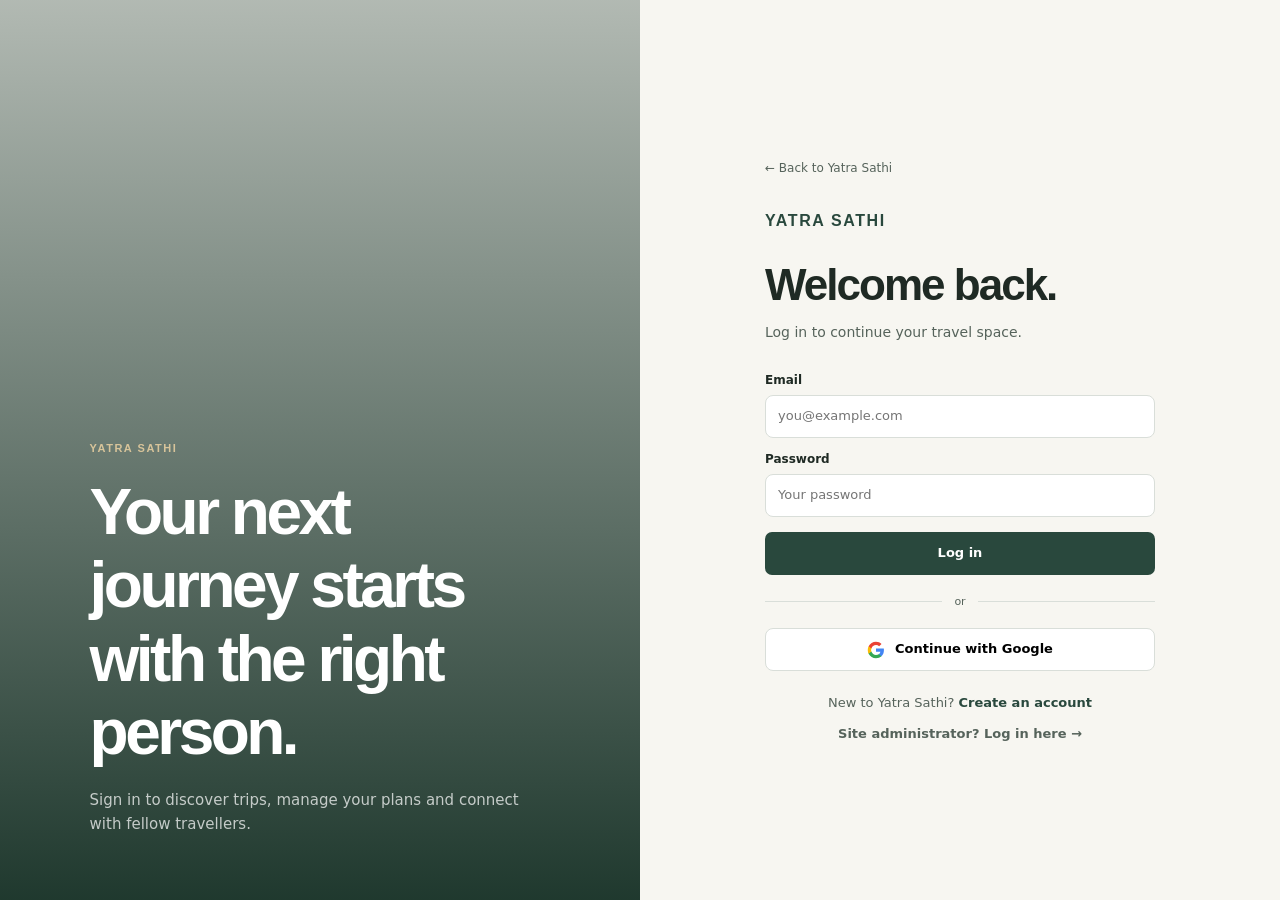
<file: frontend/yatra-sathi/admin/admin.html>
<!doctype html>
<html lang="en">
  <head>
    <meta charset="utf-8" />
    <meta name="viewport" content="width=device-width, initial-scale=1" />
    <title>Admin Dashboard · Yatra Sathi</title>
    <link rel="preconnect" href="https://fonts.googleapis.com" />
    <link rel="preconnect" href="https://fonts.gstatic.com" />
    <link
      href="https://fonts.googleapis.com/css2?family=Inter:wght@300;400;500;600&family=Outfit:wght@400;500;600;700&display=swap"
      rel="stylesheet"
    />
    <link rel="stylesheet" href="../assets/css/common.css" />
  </head>
  <body>
    <main class="page">
      <div class="container">
        <div class="between section-head">
          <div>
            <div class="eyebrow">Administration</div>
            <h1 style="font-size: 46px; margin-top: 8px">System Admin Panel</h1>
            <p style="margin-top: 8px">
              Superuser overview. Manage registered users and every travel
              plan created on the site.
            </p>
          </div>
          <div class="row">
            <span class="badge gold" id="admin-name"></span>
            <button class="btn btn-outline" id="admin-logout">Log out</button>
          </div>
        </div>

        <div class="grid grid-4" id="admin-stats"></div>

        <!-- Manage users -->
        <section style="margin-top: 30px" class="card card-pad">
          <div class="between">
            <div>
              <div class="eyebrow">User management</div>
              <h3 style="margin-top: 6px">Registered users</h3>
            </div>
            <span class="small muted" id="users-count"></span>
          </div>
          <div style="overflow: auto; margin-top: 15px">
            <table class="table" id="users-table"></table>
          </div>
        </section>

        <!-- Manage travel plans -->
        <section style="margin-top: 30px" class="card card-pad">
          <div class="between">
            <div>
              <div class="eyebrow">Plan management</div>
              <h3 style="margin-top: 6px">Travel plans</h3>
            </div>
            <span class="small muted" id="trips-count"></span>
          </div>
          <div style="overflow: auto; margin-top: 15px">
            <table class="table" id="trips-table"></table>
          </div>
        </section>
      </div>
    </main>

    <script src="../assets/js/config.js"></script>
    <script src="../assets/js/store.js"></script>
    <script src="../assets/js/api.js"></script>
    <script src="../assets/js/app.js"></script>
    <script src="script.js"></script>
  </body>
</html>
</file>
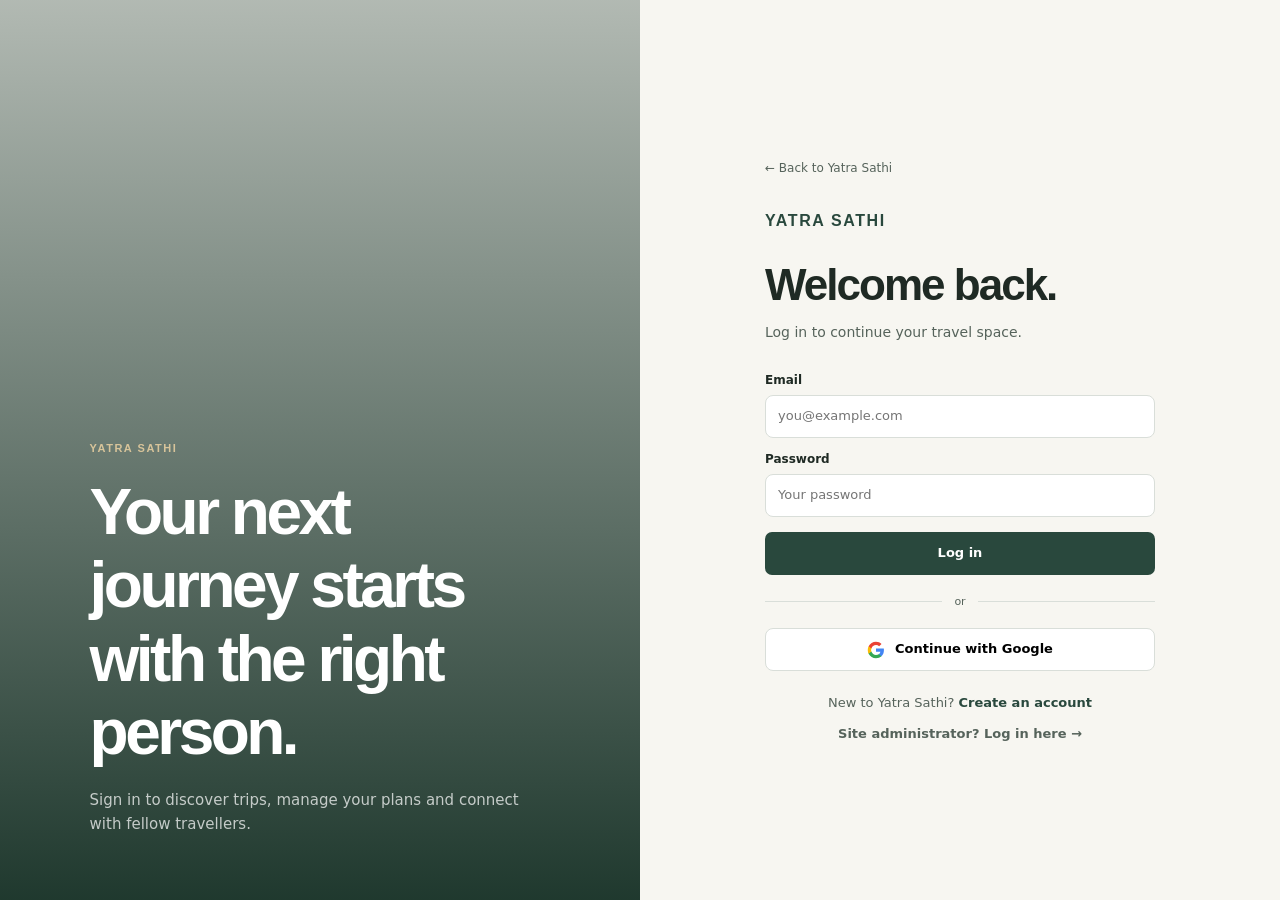
<file: frontend/yatra-sathi/create-plan/createPlan.html>
<!doctype html>
<html lang="en">
  <head>
    <meta charset="utf-8" />
    <meta name="viewport" content="width=device-width, initial-scale=1" />
    <title>Create Travel Plan · Yatra Sathi</title>
    <link rel="preconnect" href="https://fonts.googleapis.com" />
    <link rel="preconnect" href="https://fonts.gstatic.com" />
    <link
      href="https://fonts.googleapis.com/css2?family=Inter:wght@300;400;500;600&family=Outfit:wght@400;500;600;700&display=swap"
      rel="stylesheet"
    />
    <link rel="stylesheet" href="../assets/css/common.css" />
  </head>
  <body>
    <div class="sidebar-layout">
      <div id="sidebar-slot"></div>
      <main class="main-area">
        <div class="between section-head">
          <div>
            <div class="eyebrow">Plan your journey</div>
            <h1 style="font-size: 38px; margin-top: 8px">Create a travel plan</h1>
            <p style="margin-top: 8px">
              Tell people where you are going and what kind of sathi you want.
            </p>
          </div>
          <a class="btn btn-outline" href="../dashboard/dashboard.html">Back to Dashboard</a>
        </div>
        <form id="plan-form" class="card card-pad stack">
          <div class="grid grid-2">
            <div class="field">
              <label>Trip title</label
              ><input
                id="title"
                class="input"
                required
                placeholder="Weekend escape to Pokhara"
              />
            </div>
            <div class="field">
              <label>Destination</label
              ><select id="dest" class="select">
                <option>Pokhara</option>
                <option>Mustang</option>
                <option>Annapurna</option>
                <option>Chitwan</option>
              </select>
            </div>
            <div class="field">
              <label>Travel date</label
              ><input id="date" class="input" type="date" required />
            </div>
            <div class="field">
              <label>Duration (days)</label
              ><input id="days" class="input" type="number" min="1" required />
            </div>
            <div class="field">
              <label>Travel style</label
              ><select id="type" class="select">
                <option>Relaxed</option>
                <option>Road trip</option>
                <option>Trekking</option>
                <option>Nature</option>
              </select>
            </div>
            <div class="field">
              <label>Open spots</label
              ><input id="spots" class="input" type="number" min="1" required />
            </div>
          </div>
          <div class="field">
            <label>Description</label
            ><textarea
              id="desc"
              class="textarea"
              required
              placeholder="Route, pace, budget and the kind of sathi you hope to travel with..."
            ></textarea>
          </div>
          <div class="between">
            <a class="btn btn-outline" href="../dashboard/dashboard.html"
              >Cancel</a
            ><button class="btn btn-primary">Publish trip</button>
          </div>
        </form>
      </main>
    </div>

    <script src="../assets/js/config.js"></script>
    <script src="../assets/js/store.js"></script>
    <script src="../assets/js/api.js"></script>
    <script src="../assets/js/app.js"></script>
    <script src="script.js"></script>
  </body>
</html>
</file>
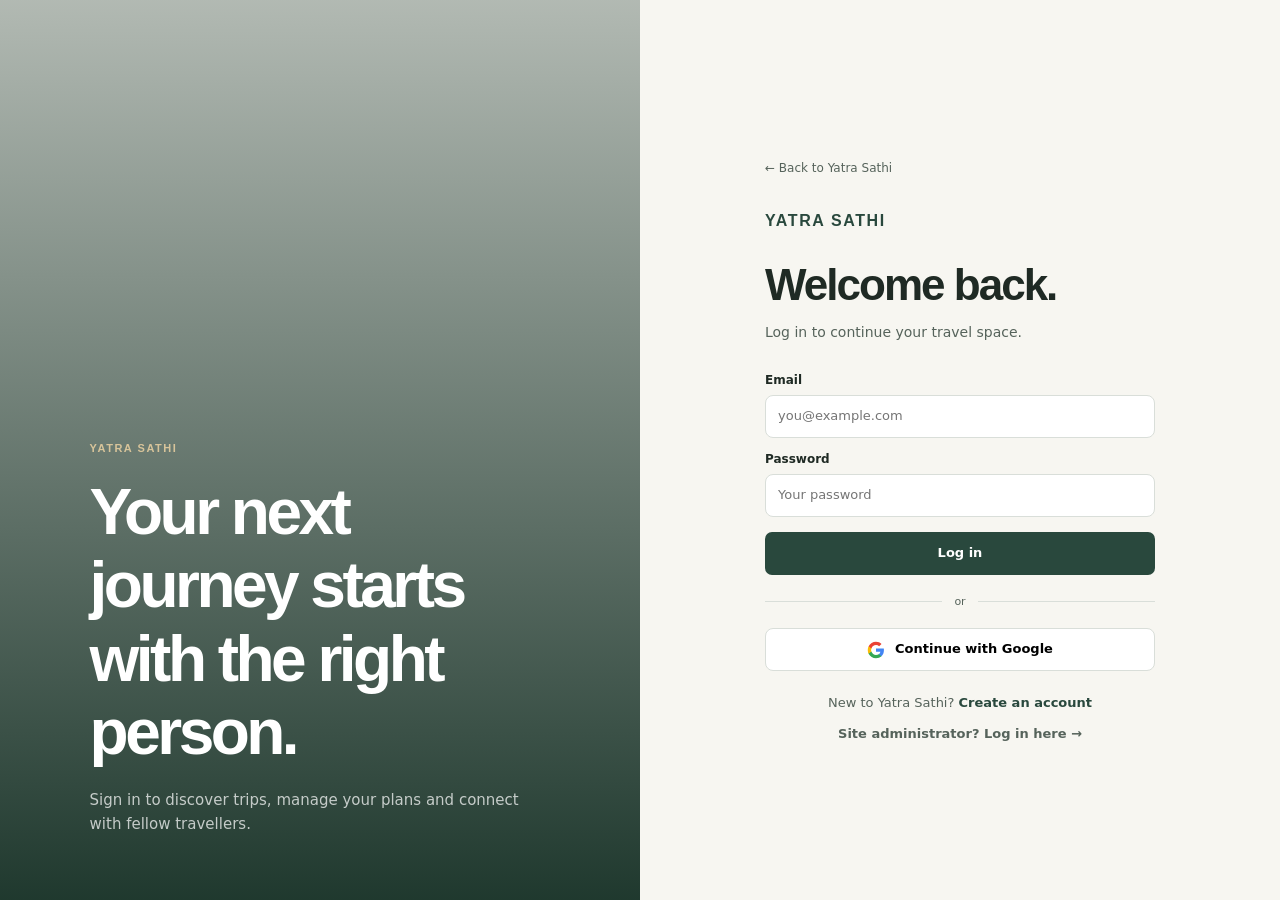
<file: frontend/yatra-sathi/dashboard/dashboard.html>
<!doctype html>
<html lang="en">
  <head>
    <meta charset="utf-8" />
    <meta name="viewport" content="width=device-width, initial-scale=1" />
    <title>Dashboard · Yatra Sathi</title>
    <link rel="preconnect" href="https://fonts.googleapis.com" />
    <link rel="preconnect" href="https://fonts.gstatic.com" />
    <link
      href="https://fonts.googleapis.com/css2?family=Inter:wght@300;400;500;600&family=Outfit:wght@400;500;600;700&display=swap"
      rel="stylesheet"
    />
    <link rel="stylesheet" href="../assets/css/common.css" />
  </head>
  <body>
    <div class="sidebar-layout">
      <div id="sidebar-slot"></div>
      <main class="main-area">
        <div class="between" style="margin-bottom: 30px">
          <div>
            <div class="eyebrow">Your travel space</div>
            <h1 style="font-size: 42px; margin-top: 7px">
              Good day, <span id="user-name"></span>.
            </h1>
            <p style="margin-top: 7px">
              Everything you need for your next journey, in one place.
            </p>
          </div>
          <div class="row">
            <a
              href="../notifications/notification.html"
              class="btn btn-link"
              title="Notifications"
              style="position: relative"
            >
              <svg
                width="20"
                height="20"
                viewBox="0 0 24 24"
                fill="none"
                stroke="currentColor"
                stroke-width="2"
              >
                <path d="M18 8A6 6 0 0 0 6 8c0 7-3 9-3 9h18s-3-2-3-9"></path>
                <path d="M13.73 21a2 2 0 0 1-3.46 0"></path>
              </svg>
            </a>
            <a class="btn btn-primary" href="../create-plan/createPlan.html"
              >Create travel plan</a
            >
          </div>
        </div>
        <div class="grid grid-4" id="stats"></div>
        <section style="margin-top: 35px">
          <div class="between section-head">
            <div>
              <div class="eyebrow">Coming up</div>
              <h2>Upcoming journeys</h2>
            </div>
            <a class="btn btn-outline" href="../my-trips/myTrip.html"
              >View all</a
            >
          </div>
          <div class="grid grid-3" id="upcoming"></div>
        </section>
        <section style="margin-top: 35px">
          <div class="card card-pad">
            <div class="between">
              <div>
                <div class="eyebrow">Profile</div>
                <h3 style="margin-top: 8px">Complete your traveller profile</h3>
                <p style="margin-top: 6px">
                  A stronger profile helps people decide if you are the right
                  sathi.
                </p>
              </div>
              <a class="btn btn-outline" href="../profile/profile.html"
                >Update profile</a
              >
            </div>
          </div>
        </section>
        <section style="margin-top: 35px">
          <div class="between section-head">
            <div>
              <div class="eyebrow">Discover</div>
              <h2>Recommended for you</h2>
            </div>
            <a class="btn btn-outline" href="../explore/explore.html"
              >Explore trips</a
            >
          </div>
          <div class="grid grid-3" id="recommended"></div>
        </section>
      </main>
    </div>

    <script src="../assets/js/config.js"></script>
    <script src="../assets/js/store.js"></script>
    <script src="../assets/js/api.js"></script>
    <script src="../assets/js/app.js"></script>
    <script src="script.js"></script>
  </body>
</html>
</file>
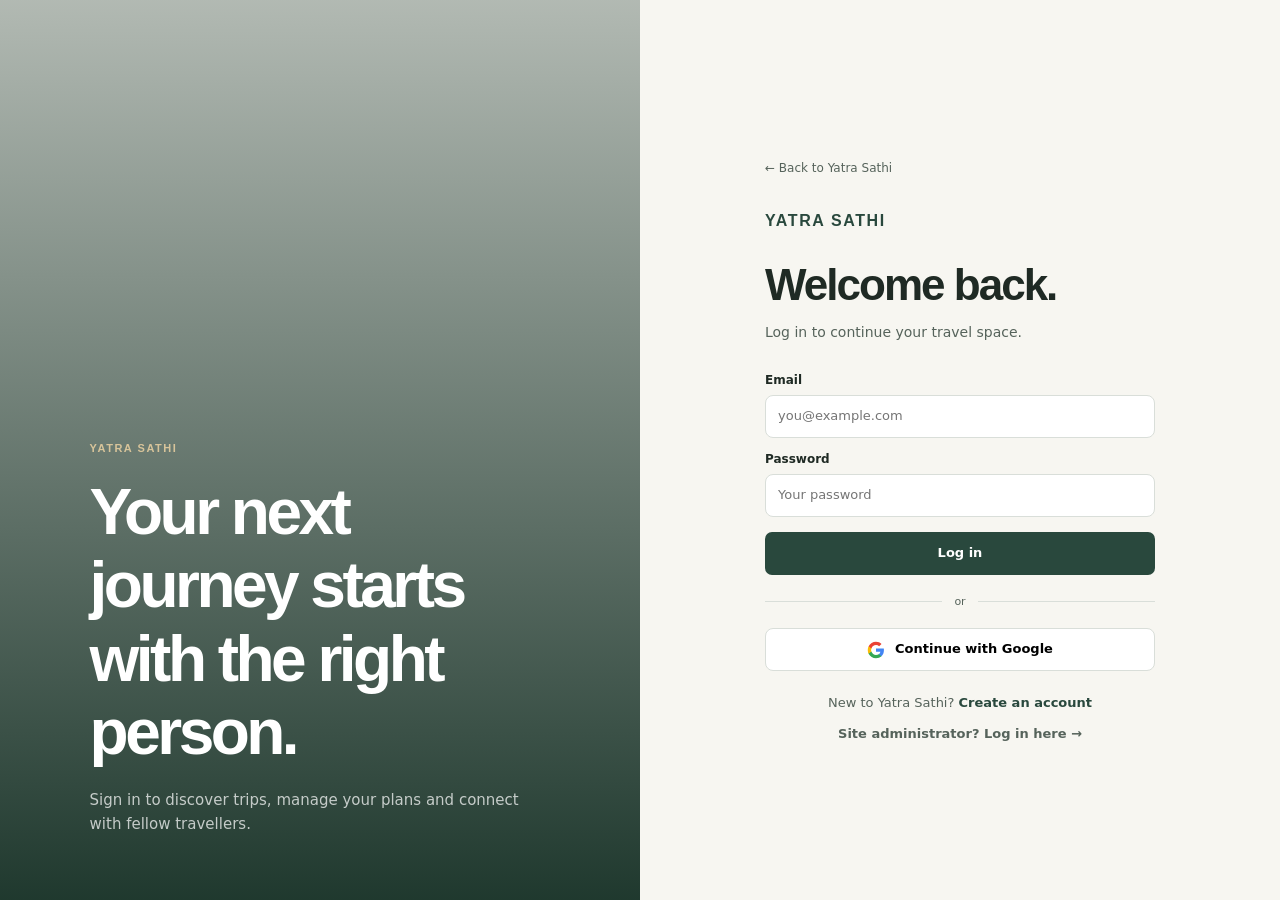
<file: frontend/yatra-sathi/destinations/destination.html>
<!doctype html>
<html lang="en">

<head>
  <meta charset="utf-8" />
  <meta name="viewport" content="width=device-width, initial-scale=1" />
  <title>Destinations · Yatra Sathi</title>
  <link rel="preconnect" href="https://fonts.googleapis.com" />
  <link rel="preconnect" href="https://fonts.gstatic.com" />
  <link
    href="https://fonts.googleapis.com/css2?family=Inter:wght@300;400;500;600&family=Outfit:wght@400;500;600;700&display=swap"
    rel="stylesheet" />
  <link rel="stylesheet" href="../assets/css/common.css" />
</head>

<body>
  <div class="sidebar-layout">
    <div id="sidebar-slot"></div>
    <main class="main-area">
      <div class="between section-head">
        <div>
          <div class="eyebrow">Explore Nepal</div>
          <h1 style="font-size: 38px; margin-top: 8px">Destinations</h1>
          <p style="margin-top: 8px">
            Every region with travellers planning trips right now. Pick a
            place to see who is going and when.
          </p>
        </div>
        <a class="btn btn-primary" href="../create-plan/createPlan.html">+ Create a travel plan</a>
      </div>

      <!-- Filter by province, plus a "has trips" toggle -->
      <div class="dest-toolbar" id="dest-toolbar"></div>

      <section class="card card-pad" style="margin-bottom: 20px;">
        <h3>Add a new destination</h3>
        <form id="add-destination-form" style="display:flex; gap:10px; margin-top:10px; flex-wrap:wrap;">
          <select id="new-dest-name" required style="padding:8px;">
            <option value="">-- Select place --</option>
            <option value="kathmandu">Kathmandu</option>
            <option value="pokhara">Pokhara</option>
            <option value="chitwan">Chitwan</option>
            <option value="lumbini">Lumbini</option>
            <option value="nagarkot">Nagarkot</option>
            <option value="everest_base_camp">Everest Base Camp</option>
            <option value="annapurna">Annapurna Region</option>
            <option value="bandipur">Bandipur</option>
            <option value="ilam">Ilam</option>
            <option value="mustang">Mustang</option>
          </select>
          <input type="text" id="new-dest-desc" placeholder="Short description" required style="flex:1; padding:8px;">
          <button type="submit" class="btn btn-primary">Add</button>
        </form>
        <p id="add-dest-error" style="color:red; display:none; margin-top:8px;"></p>
      </section>

      <!-- Populated from API.listDestinations() -->
      <div class="dest-grid" id="destination-grid"></div>

      <section class="card card-pad" style="margin-top: 30px">
        <div class="between">
          <div>
            <div class="eyebrow">Somewhere else in mind?</div>
            <h3 style="margin-top: 8px">No destination of choice found?</h3>
            <p style="margin-top: 6px">
              Publish your own plan and let other travellers find you there.
            </p>
          </div>
          <a class="btn btn-primary" href="../create-plan/createPlan.html">+ Create a travel plan</a>
        </div>
      </section>
    </main>
  </div>

  <script src="../assets/js/config.js"></script>
  <script src="../assets/js/store.js"></script>
  <script src="../assets/js/api.js"></script>
  <script src="../assets/js/app.js"></script>
  <script src="script.js"></script>
</body>

</html>
</file>
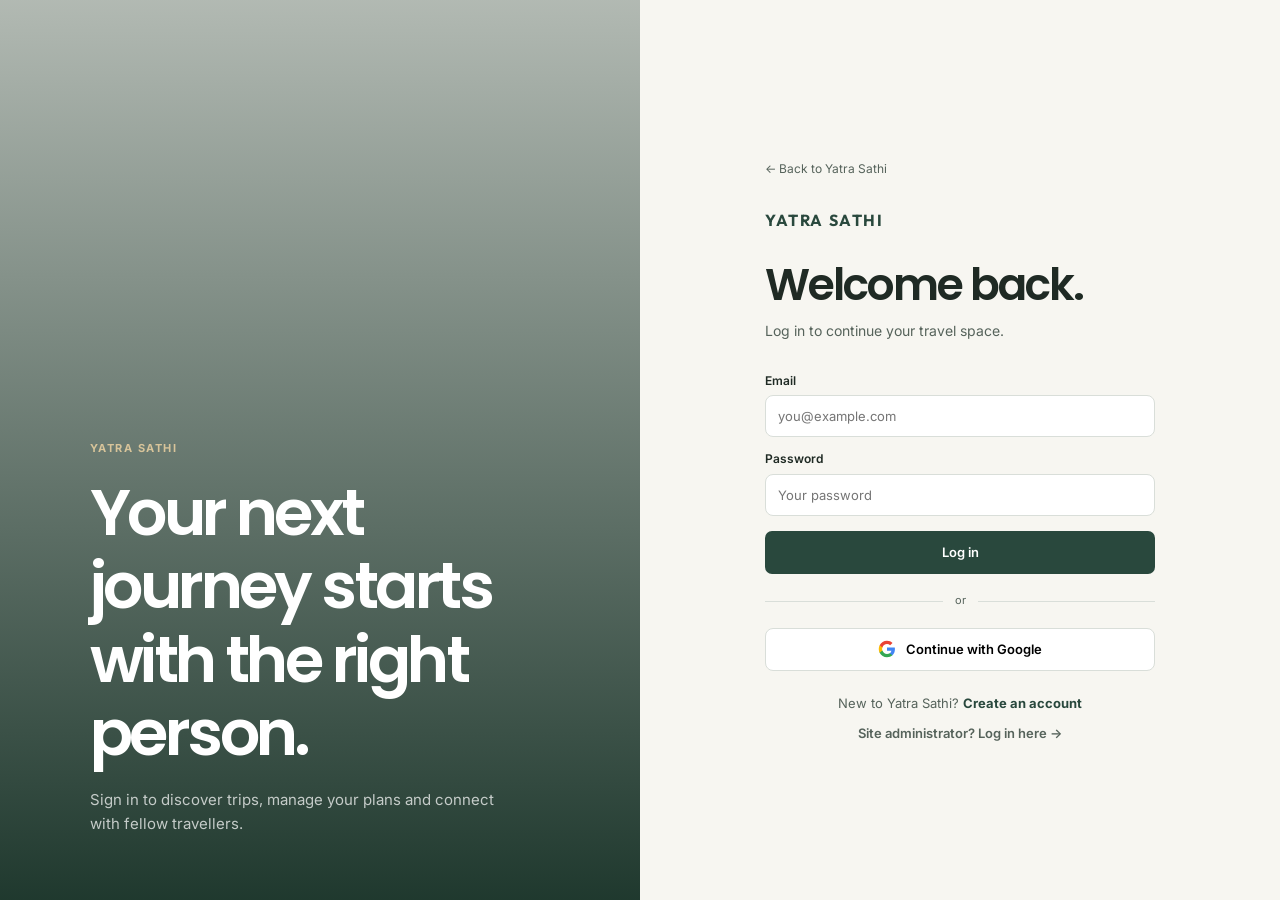
<file: frontend/yatra-sathi/explore/explore.html>
<!doctype html>
<html lang="en">
  <head>
    <meta charset="utf-8" />
    <meta name="viewport" content="width=device-width, initial-scale=1" />
    <title>Explore Trips · Yatra Sathi</title>
    <link rel="preconnect" href="https://fonts.googleapis.com" />
    <link rel="preconnect" href="https://fonts.gstatic.com" />
    <link
      href="https://fonts.googleapis.com/css2?family=Inter:wght@300;400;500;600&family=Outfit:wght@400;500;600;700&display=swap"
      rel="stylesheet"
    />
    <link rel="stylesheet" href="../assets/css/common.css" />
  </head>
  <body>
    <div class="sidebar-layout">
      <div id="sidebar-slot"></div>
      <main class="main-area">
        <div class="between section-head">
          <div>
            <div class="eyebrow">Find a sathi</div>
            <h1 style="font-size: 38px; margin-top: 8px">Explore trips</h1>
            <p style="margin-top: 8px">
              Discover published plans by destination, date and travel style.
            </p>
          </div>
          <a class="btn btn-primary" href="../create-plan/createPlan.html"
            >Create a plan</a
          >
        </div>
        <div class="card card-pad" style="margin-bottom: 25px">
          <div class="grid grid-4">
            <div class="field">
              <label>Destination</label
              ><select id="dest" class="select">
                <option value="">Any destination</option>
                <option>Pokhara</option>
                <option>Mustang</option>
                <option>Annapurna</option>
                <option>Chitwan</option>
              </select>
            </div>
            <div class="field">
              <label>Travel style</label
              ><select id="type" class="select">
                <option value="">Any style</option>
                <option>Relaxed</option>
                <option>Road trip</option>
                <option>Trekking</option>
                <option>Nature</option>
              </select>
            </div>
            <div class="field">
              <label>From date</label
              ><input id="date" class="input" type="date" />
            </div>
            <div class="field">
              <label>&nbsp;</label
              ><button class="btn btn-primary btn-block" id="filter">
                Search trips
              </button>
            </div>
          </div>
        </div>
        <div class="grid grid-3" id="results"></div>
      </main>
    </div>

    <script src="../assets/js/config.js"></script>
    <script src="../assets/js/store.js"></script>
    <script src="../assets/js/api.js"></script>
    <script src="../assets/js/app.js"></script>
    <script src="script.js"></script>
  </body>
</html>
</file>
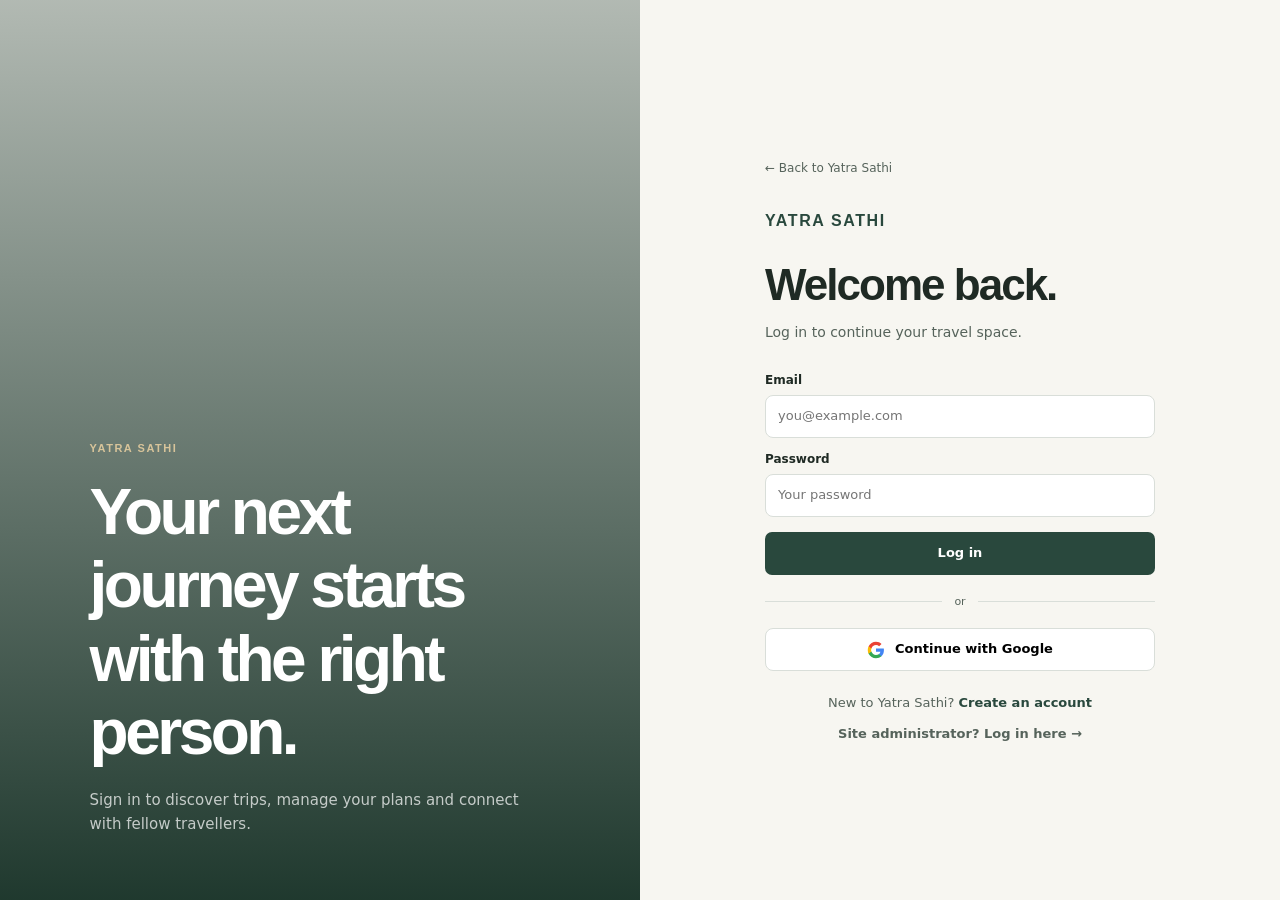
<file: frontend/yatra-sathi/my-trips/myTrip.html>
<!doctype html>
<html lang="en">
  <head>
    <meta charset="utf-8" />
    <meta name="viewport" content="width=device-width, initial-scale=1" />
    <title>My Trips · Yatra Sathi</title>
    <link rel="preconnect" href="https://fonts.googleapis.com" />
    <link rel="preconnect" href="https://fonts.gstatic.com" />
    <link
      href="https://fonts.googleapis.com/css2?family=Inter:wght@300;400;500;600&family=Outfit:wght@400;500;600;700&display=swap"
      rel="stylesheet"
    />
    <link rel="stylesheet" href="../assets/css/common.css" />
  </head>
  <body>
    <div class="sidebar-layout">
      <div id="sidebar-slot"></div>
      <main class="main-area">
        <div class="between section-head">
          <div>
            <div class="eyebrow">Your travel catalog</div>
            <h1 style="font-size: 38px; margin-top: 8px">
              Travel Plans & Journeys
            </h1>
            <p style="margin-top: 8px">
              Your published trips, what's coming up, journeys you joined, and
              the requests you have sent.
            </p>
          </div>
          <a class="btn btn-primary" href="../create-plan/createPlan.html"
            >+ Create a travel plan</a
          >
        </div>

        <!-- Published trips -->
        <section style="margin-top: 10px">
          <div class="between" style="margin-bottom: 16px">
            <h2 style="font-size: 22px">Published Trips</h2>
            <span class="small muted" id="published-count"></span>
          </div>
          <div class="grid grid-3" id="published"></div>
        </section>

        <!-- Upcoming trips -->
        <section style="margin-top: 40px">
          <div class="between" style="margin-bottom: 16px">
            <h2 style="font-size: 22px">Upcoming Journeys</h2>
            <span class="small muted" id="upcoming-count"></span>
          </div>
          <div class="grid grid-3" id="upcoming"></div>
        </section>

        <!-- Requests I sent -->
        <section style="margin-top: 40px">
          <div class="between" style="margin-bottom: 16px">
            <h2 style="font-size: 22px">Requests I Sent</h2>
            <span class="small muted" id="sent-count"></span>
          </div>
          <div class="card card-pad" id="sent-requests"></div>
        </section>

        <!-- Saved wishlist -->
        <section style="margin-top: 40px">
          <div class="between" style="margin-bottom: 16px">
            <h2 style="font-size: 22px">Saved Wishlist Trips</h2>
            <span class="small muted" id="saved-count"></span>
          </div>
          <div class="grid grid-3" id="saved-trips"></div>
        </section>
      </main>
    </div>

    <script src="../assets/js/config.js"></script>
    <script src="../assets/js/store.js"></script>
    <script src="../assets/js/api.js"></script>
    <script src="../assets/js/app.js"></script>
    <script src="script.js"></script>
  </body>
</html>
</file>
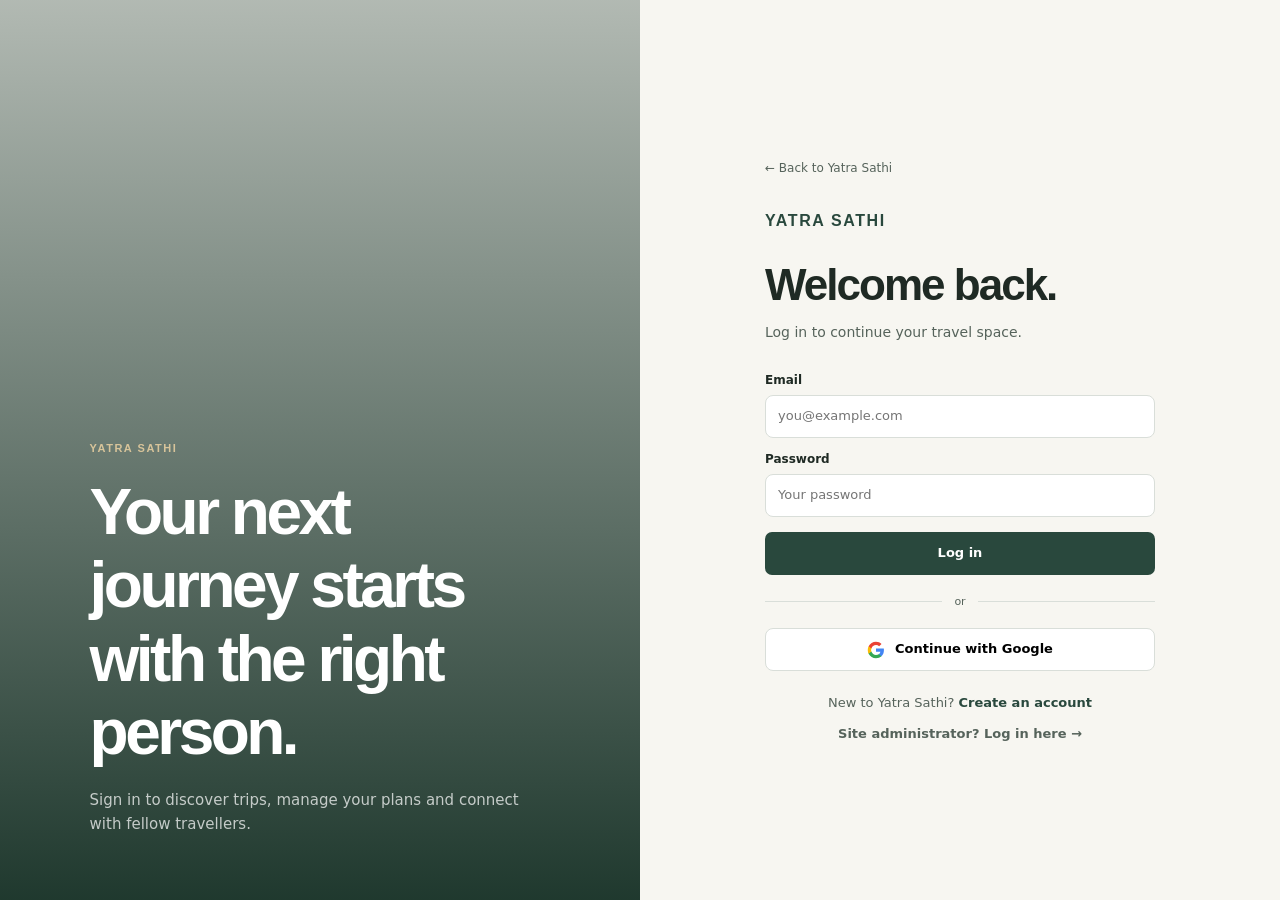
<file: frontend/yatra-sathi/notifications/notification.html>
<!doctype html>
<html lang="en">
  <head>
    <meta charset="utf-8" />
    <meta name="viewport" content="width=device-width, initial-scale=1" />
    <title>Notifications · Yatra Sathi</title>
    <link rel="preconnect" href="https://fonts.googleapis.com" />
    <link rel="preconnect" href="https://fonts.gstatic.com" />
    <link
      href="https://fonts.googleapis.com/css2?family=Inter:wght@300;400;500;600&family=Outfit:wght@400;500;600;700&display=swap"
      rel="stylesheet"
    />
    <link rel="stylesheet" href="../assets/css/common.css" />
  </head>
  <body>
    <div class="sidebar-layout">
      <div id="sidebar-slot"></div>
      <main class="main-area">
        <div class="between section-head">
          <div>
            <div class="eyebrow">Stay updated</div>
            <h1 style="font-size: 46px; margin-top: 8px">Notifications</h1>
          </div>
          <button class="btn btn-outline" id="read">Mark all read</button>
        </div>
        <div class="card card-pad" id="notifications"></div>
      </main>
    </div>

    <script src="../assets/js/config.js"></script>
    <script src="../assets/js/store.js"></script>
    <script src="../assets/js/api.js"></script>
    <script src="../assets/js/app.js"></script>
    <script src="script.js"></script>
  </body>
</html>
</file>
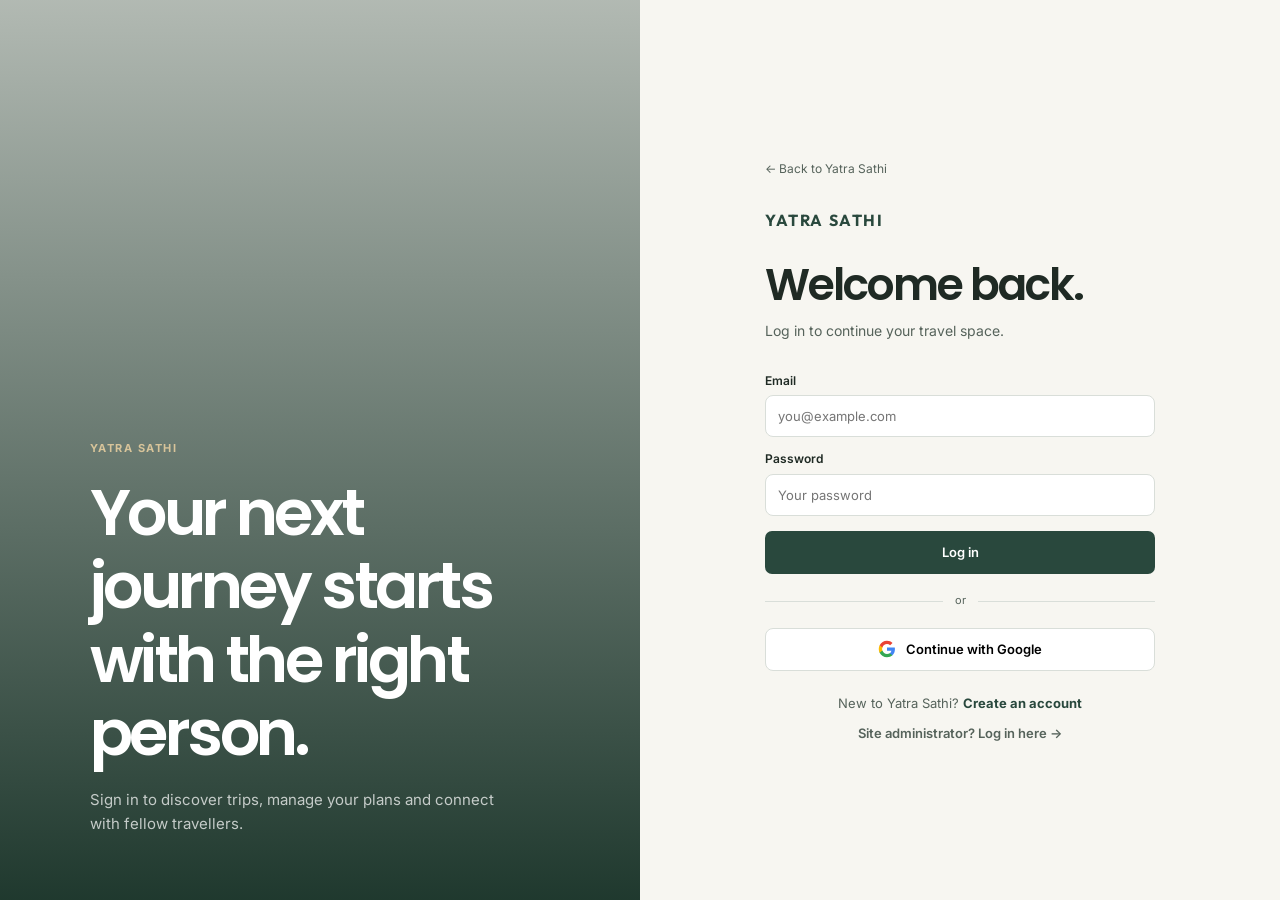
<file: frontend/yatra-sathi/profile/profile.html>
<!doctype html>
<html lang="en">
  <head>
    <meta charset="utf-8" />
    <meta name="viewport" content="width=device-width, initial-scale=1" />
    <title>Profile · Yatra Sathi</title>
    <link rel="preconnect" href="https://fonts.googleapis.com" />
    <link rel="preconnect" href="https://fonts.gstatic.com" />
    <link
      href="https://fonts.googleapis.com/css2?family=Inter:wght@300;400;500;600&family=Outfit:wght@400;500;600;700&display=swap"
      rel="stylesheet"
    />
    <link rel="stylesheet" href="../assets/css/common.css" />
  </head>
  <body>
    <div class="sidebar-layout">
      <div id="sidebar-slot"></div>

      <main class="main-area">
        <!-- Profile Hero Banner -->
        <div class="profile-hero">
          <div class="between" style="align-items: flex-start">
            <div class="row" style="gap: 24px">
              <div class="avatar-upload">
                <div class="profile-avatar-large" id="avatar"></div>
                <button
                  class="avatar-upload-btn"
                  id="btn-upload-avatar"
                  title="Upload profile photo"
                  type="button"
                >
                  <svg viewBox="0 0 24 24" fill="none" stroke="currentColor" stroke-width="2">
                    <path d="M23 19a2 2 0 0 1-2 2H3a2 2 0 0 1-2-2V8a2 2 0 0 1 2-2h4l2-3h6l2 3h4a2 2 0 0 1 2 2z"/>
                    <circle cx="12" cy="13" r="4"/>
                  </svg>
                </button>
                <input
                  type="file"
                  id="avatar-file"
                  accept="image/*"
                  hidden
                />
              </div>
              <div>
                <div class="row" style="gap: 10px; flex-wrap: wrap">
                  <h1 id="name" style="font-size: 34px; color: #fff"></h1>
                  <span
                    class="badge gold"
                    id="rating-badge"
                    style="font-size: 12px; padding: 4px 10px"
                    >★ 4.9 Companion Rating</span
                  >
                </div>
                <p
                  id="travel-type"
                  style="
                    color: rgba(255, 255, 255, 0.9);
                    font-weight: 500;
                    margin-top: 4px;
                  "
                ></p>
                <p
                  id="age-joined"
                  style="
                    color: rgba(255, 255, 255, 0.72);
                    font-size: 13.5px;
                    margin-top: 2px;
                  "
                ></p>
                <div class="profile-meta-row">
                  <span class="profile-meta-item">
                    <svg
                      width="15"
                      height="15"
                      viewBox="0 0 24 24"
                      fill="none"
                      stroke="currentColor"
                      stroke-width="2"
                    >
                      <path
                        d="M21 10c0 7-9 13-9 13s-9-6-9-13a9 9 0 0 1 18 0z"
                      />
                      <circle cx="12" cy="10" r="3" />
                    </svg>
                    <span id="location"></span>
                  </span>
                  <span class="profile-meta-item">
                    <svg
                      width="15"
                      height="15"
                      viewBox="0 0 24 24"
                      fill="none"
                      stroke="currentColor"
                      stroke-width="2"
                    >
                      <rect x="3" y="4" width="18" height="18" rx="2" ry="2" />
                      <line x1="16" y1="2" x2="16" y2="6" />
                      <line x1="8" y1="2" x2="8" y2="6" />
                      <line x1="3" y1="10" x2="21" y2="10" />
                    </svg>
                    <span id="member-since"></span>
                  </span>
                  <span class="profile-meta-item">
                    <svg
                      width="15"
                      height="15"
                      viewBox="0 0 24 24"
                      fill="none"
                      stroke="currentColor"
                      stroke-width="2"
                    >
                      <path
                        d="M22 16.92v3a2 2 0 0 1-2.18 2 19.79 19.79 0 0 1-8.63-3.07 19.5 19.5 0 0 1-6-6 19.79 19.79 0 0 1-3.07-8.67A2 2 0 0 1 4.11 2h3a2 2 0 0 1 2 1.72 12.84 12.84 0 0 0 .7 2.81 2 2 0 0 1-.45 2.11L8.09 9.91a16 16 0 0 0 6 6l1.27-1.27a2 2 0 0 1 2.11-.45 12.84 12.84 0 0 0 2.81.7A2 2 0 0 1 22 16.92z"
                      />
                    </svg>
                    <span id="phone"></span>
                  </span>
                </div>
                <div class="row" style="margin-top: 14px; gap: 8px">
                  <span
                    class="badge"
                    style="background: rgba(255, 255, 255, 0.2); color: #fff"
                    >✓ ID Verified</span
                  >
                  <span
                    class="badge"
                    style="background: rgba(255, 255, 255, 0.2); color: #fff"
                    >✓ Phone Verified</span
                  >
                  <span
                    class="badge"
                    style="background: rgba(181, 138, 69, 0.35); color: #fff"
                    >Super Sathi</span
                  >
                </div>
              </div>
            </div>
            <button
              class="btn btn-outline"
              style="
                color: #fff;
                border-color: rgba(255, 255, 255, 0.5);
                background: rgba(255, 255, 255, 0.1);
              "
              id="btn-open-edit"
            >
              <svg
                width="15"
                height="15"
                viewBox="0 0 24 24"
                fill="none"
                stroke="currentColor"
                stroke-width="2"
              >
                <path d="M12 20h9" />
                <path
                  d="M16.5 3.5a2.121 2.121 0 0 1 3 3L7 19l-4 1 1-4L16.5 3.5z"
                />
              </svg>
              Edit Profile
            </button>
          </div>
        </div>

        <!-- Quick Stats Grid -->
        <div
          class="grid grid-4"
          style="margin-top: 24px"
          id="profile-stats"
        ></div>

        <!-- Main Content 2-Column Grid -->
        <div class="grid grid-2" style="margin-top: 24px">
          <!-- Left Column: Bio & Interests -->
          <div class="stack" style="gap: 24px">
            <!-- Bio Card -->
            <section class="card card-pad">
              <div class="eyebrow">About Traveller</div>
              <h2 style="font-size: 22px; margin-top: 6px">
                Bio & Travel Philosophy
              </h2>
              <p
                id="bio"
                style="margin-top: 12px; font-size: 14.5px; line-height: 1.65"
              ></p>
            </section>

            <!-- Interests & Tags Card -->
            <section class="card card-pad">
              <div class="between">
                <div>
                  <div class="eyebrow">Passions & Hobbies</div>
                  <h2 style="font-size: 22px; margin-top: 6px">
                    Travel Interests
                  </h2>
                </div>
                <span class="small muted" id="interest-count"></span>
              </div>
              <p style="margin-top: 6px; font-size: 13.5px">
                Tags help fellow sathis see what you love doing on trips.
              </p>
              <div class="tags-wrap" id="interests-tags"></div>

              <!-- Add tag input -->
              <div class="row" style="margin-top: 18px; gap: 8px">
                <input
                  type="text"
                  id="new-tag-input"
                  class="input"
                  placeholder="Add custom interest (e.g. Stargazing, Tea Houses)..."
                  style="padding: 8px 12px; font-size: 13px"
                />
                <button
                  class="btn btn-primary"
                  id="btn-add-tag"
                  style="
                    white-space: nowrap;
                    padding: 8px 16px;
                    font-size: 13px;
                  "
                >
                  + Add
                </button>
              </div>
            </section>

            <!-- Visited Destinations -->
            <section class="card card-pad">
              <div class="eyebrow">Explored Nepal</div>
              <h2 style="font-size: 22px; margin-top: 6px">Places Visited</h2>
              <p style="margin-top: 6px; font-size: 13.5px">
                Destinations and trail valleys already explored.
              </p>
              <div
                class="tags-wrap"
                id="visited-places"
                style="margin-top: 14px"
              ></div>
            </section>
          </div>

          <!-- Right Column: Travel Preferences & Upcoming Plans -->
          <div class="stack" style="gap: 24px">
            <!-- Travel Preferences -->
            <section class="card card-pad">
              <div class="eyebrow">Style & Vibe</div>
              <h2 style="font-size: 22px; margin-top: 6px">
                Travel Preferences
              </h2>
              <div class="pref-grid">
                <div class="pref-box">
                  <div class="pref-label">Travel Pace</div>
                  <div class="pref-val" id="pref-pace"></div>
                </div>
                <div class="pref-box">
                  <div class="pref-label">Budget Range</div>
                  <div class="pref-val" id="pref-budget"></div>
                </div>
                <div class="pref-box">
                  <div class="pref-label">Spoken Languages</div>
                  <div class="pref-val" id="pref-languages"></div>
                </div>
                <div class="pref-box">
                  <div class="pref-label">Age & Verification</div>
                  <div class="pref-val" id="pref-age-verif"></div>
                </div>
              </div>
              <div class="pref-box" style="margin-top: 14px">
                <div class="pref-label">Emergency Contact</div>
                <div class="pref-val" id="pref-emergency"></div>
              </div>
            </section>

            <!-- Upcoming Plans -->
            <section class="card card-pad">
              <div class="between">
                <div>
                  <div class="eyebrow">On the Horizon</div>
                  <h2 style="font-size: 22px; margin-top: 6px">
                    Upcoming Plans
                  </h2>
                </div>
                <a
                  class="btn btn-outline"
                  style="font-size: 12px; padding: 6px 12px"
                  href="../create-plan/createPlan.html"
                  >+ New Plan</a
                >
              </div>
              <div
                id="upcoming-plans-list"
                style="margin-top: 16px"
                class="stack"
              ></div>
            </section>
          </div>
        </div>
      </main>
    </div>

    <!-- Edit Profile Modal -->
    <div class="modal-backdrop" id="edit-modal" style="display: none">
      <div class="modal-box">
        <div class="modal-header">
          <h3 style="font-size: 20px">Edit Traveller Profile</h3>
          <button
            class="btn btn-ghost"
            id="btn-close-modal"
            style="font-size: 20px; padding: 4px 8px"
          >
            &times;
          </button>
        </div>
        <form id="edit-profile-form">
          <div class="modal-body stack" style="gap: 14px">
            <div class="field">
              <label>Full Name</label>
              <input class="input" id="edit-name" required />
            </div>
            <div class="grid grid-2">
              <div class="field">
                <label>Location (City / Region)</label>
                <input class="input" id="edit-location" required />
              </div>
              <div class="field">
                <label>Phone Number</label>
                <input class="input" id="edit-phone" required />
              </div>
            </div>
            <div class="grid grid-2">
              <div class="field">
                <label>Age</label>
                <input
                  class="input"
                  id="edit-age"
                  type="number"
                  min="16"
                  max="100"
                  required
                />
              </div>
              <div class="field">
                <label>Travel Pace</label>
                <select class="select" id="edit-pace">
                  <option>Relaxed & Observant</option>
                  <option>Moderate & Balanced</option>
                  <option>Fast-Paced & Active</option>
                  <option>Spontaneous / Flexible</option>
                </select>
              </div>
            </div>
            <div class="field">
              <label>Budget Preference</label>
              <select class="select" id="edit-budget">
                <option>Backpacker / Budget-Friendly</option>
                <option>Mid-range (Clean homestays & local cafes)</option>
                <option>Comfort & Boutique Stays</option>
              </select>
            </div>
            <div class="field">
              <label>Spoken Languages (Comma separated)</label>
              <input
                class="input"
                id="edit-languages"
                placeholder="Nepali, English, Hindi"
              />
            </div>
            <div class="field">
              <label>Short Bio & Travel Philosophy</label>
              <textarea
                class="textarea"
                id="edit-bio"
                rows="4"
                required
              ></textarea>
            </div>
            <div class="field">
              <label>Emergency Contact</label>
              <input
                class="input"
                id="edit-emergency"
                placeholder="+977 9800000000 (Close contact)"
              />
            </div>
          </div>
          <div class="modal-footer">
            <button type="button" class="btn btn-outline" id="btn-cancel-modal">
              Cancel
            </button>
            <button type="submit" class="btn btn-primary">Save Changes</button>
          </div>
        </form>
      </div>
    </div>

    <script src="../assets/js/config.js"></script>
    <script src="../assets/js/store.js"></script>
    <script src="../assets/js/api.js"></script>
    <script src="../assets/js/app.js"></script>
    <script src="script.js"></script>
  </body>
</html>
</file>
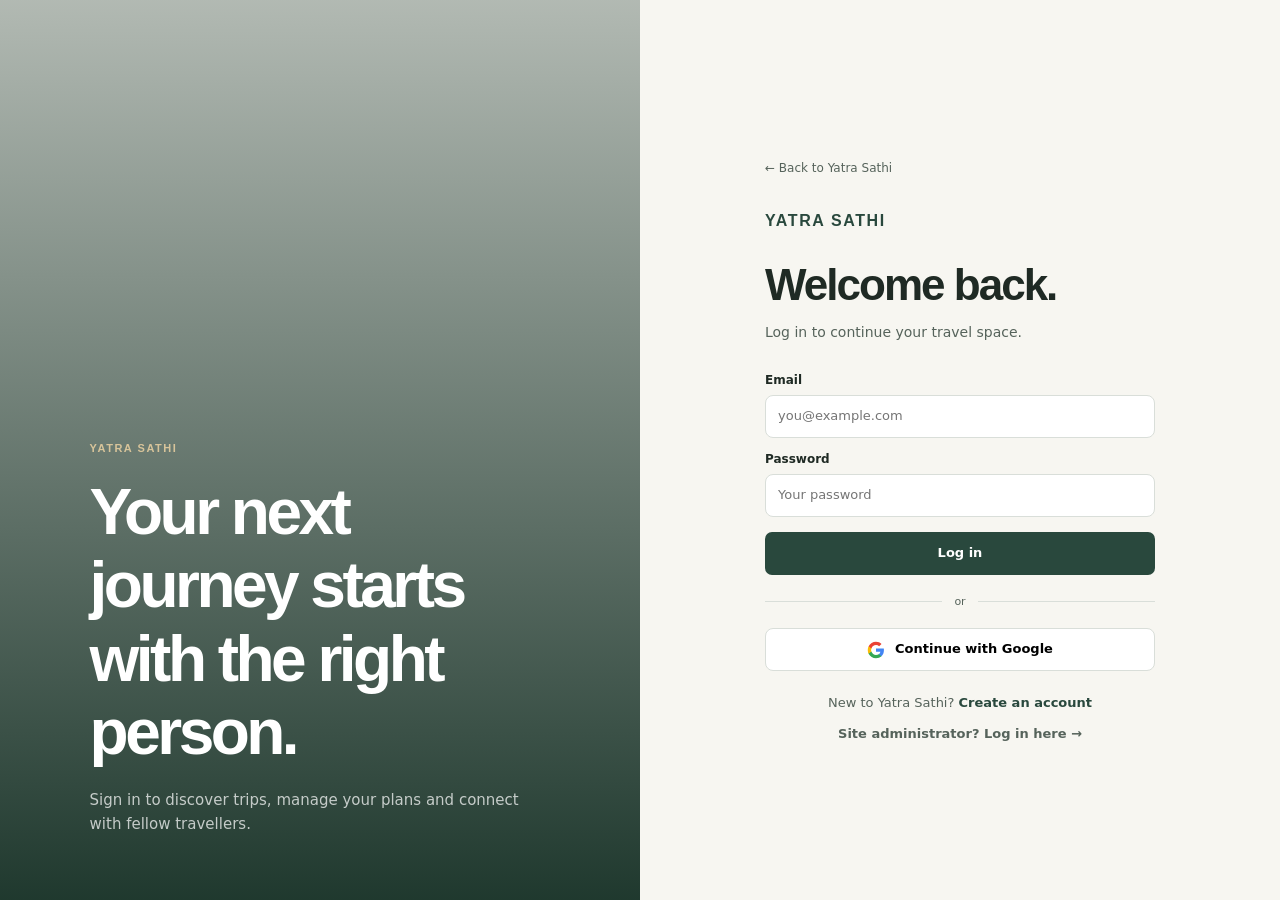
<file: frontend/yatra-sathi/requests/request.html>
<!doctype html>
<html lang="en">
  <head>
    <meta charset="utf-8" />
    <meta name="viewport" content="width=device-width, initial-scale=1" />
    <title>Partner Requests · Yatra Sathi</title>
    <link rel="preconnect" href="https://fonts.googleapis.com" />
    <link rel="preconnect" href="https://fonts.gstatic.com" />
    <link
      href="https://fonts.googleapis.com/css2?family=Inter:wght@300;400;500;600&family=Outfit:wght@400;500;600;700&display=swap"
      rel="stylesheet"
    />
    <link rel="stylesheet" href="../assets/css/common.css" />
  </head>
  <body>
    <div class="sidebar-layout">
      <div id="sidebar-slot"></div>
      <main class="main-area">
        <div class="section-head">
          <div class="eyebrow">Connections</div>
          <h1 style="font-size: 46px; margin-top: 8px">Partner requests</h1>
          <p style="margin-top: 8px">
            People interested in joining your journeys. Accept or reject each
            request.
          </p>
        </div>

        <!-- Pending: needs an Accept / Reject decision -->
        <section>
          <div class="between" style="margin-bottom: 14px">
            <h2 style="font-size: 22px">Awaiting your decision</h2>
            <span class="small muted" id="pending-count"></span>
          </div>
          <div class="card card-pad" id="pending-requests"></div>
        </section>

        <!-- Already decided -->
        <section style="margin-top: 36px">
          <div class="between" style="margin-bottom: 14px">
            <h2 style="font-size: 22px">Decided</h2>
            <span class="small muted" id="decided-count"></span>
          </div>
          <div class="card card-pad" id="decided-requests"></div>
        </section>
      </main>
    </div>

    <script src="../assets/js/config.js"></script>
    <script src="../assets/js/store.js"></script>
    <script src="../assets/js/api.js"></script>
    <script src="../assets/js/app.js"></script>
    <script src="script.js"></script>
  </body>
</html>
</file>
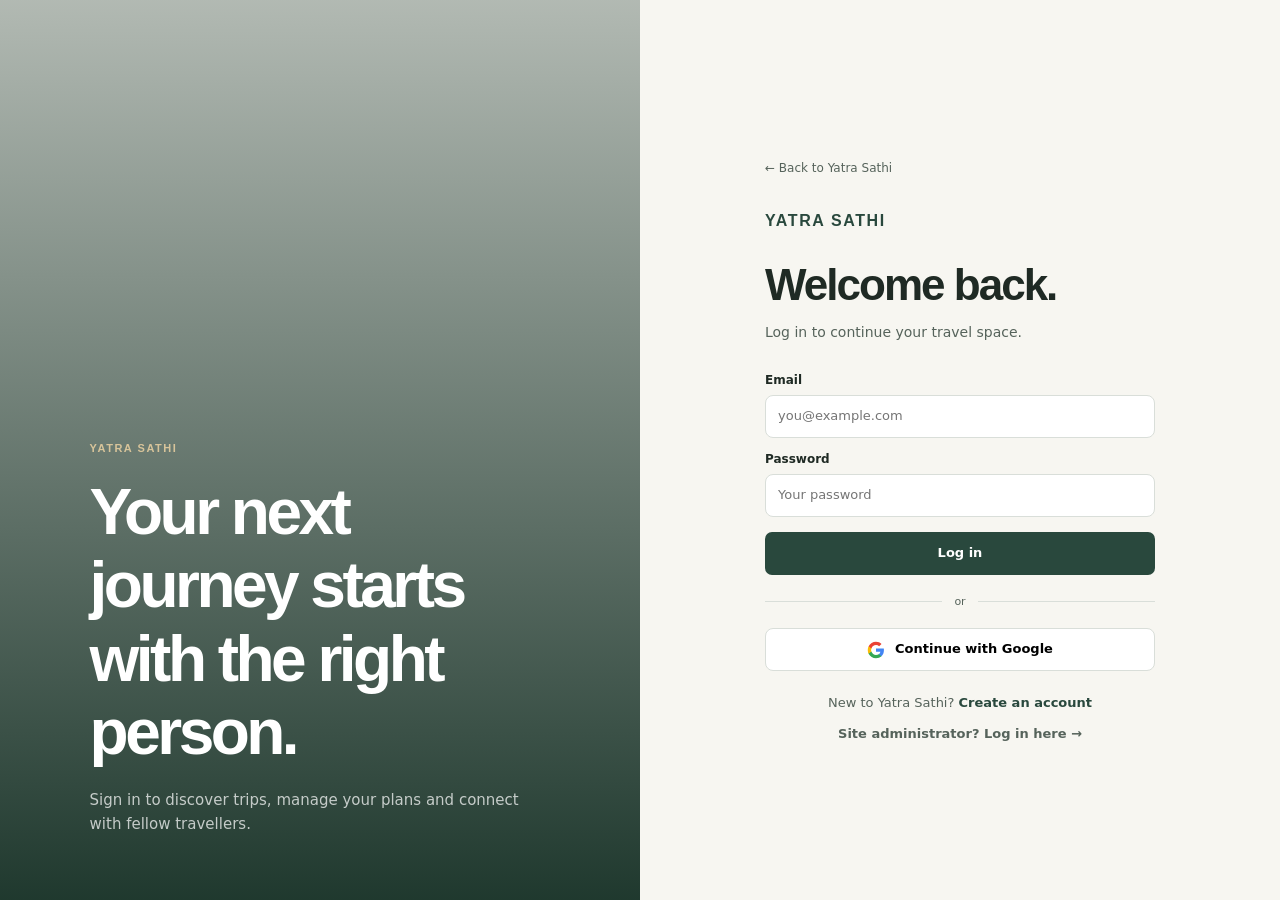
<file: frontend/yatra-sathi/settings/settings.html>
<!doctype html>
<html lang="en">
  <head>
    <meta charset="utf-8" />
    <meta name="viewport" content="width=device-width, initial-scale=1" />
    <title>Settings · Yatra Sathi</title>
    <link rel="preconnect" href="https://fonts.googleapis.com" />
    <link rel="preconnect" href="https://fonts.gstatic.com" />
    <link
      href="https://fonts.googleapis.com/css2?family=Inter:wght@300;400;500;600&family=Poppins:wght@400;500;600;700&display=swap"
      rel="stylesheet"
    />
    <link rel="stylesheet" href="../assets/css/common.css" />
  </head>
  <body>
    <div class="sidebar-layout">
      <div id="sidebar-slot"></div>

      <main class="main-area">
        <div class="section-head">
          <div class="eyebrow">Preferences</div>
          <h1 style="font-size: 42px; margin-top: 7px">Settings</h1>
          <p style="margin-top: 7px">
            Manage your account preferences and security.
          </p>
        </div>

        <!-- Account Management Section -->
        <section
          class="card card-pad"
          style="margin-top: 24px; border-color: #ffebee; background: #fffbfc"
        >
          <div class="eyebrow" style="color: #c62828">Danger Zone</div>
          <h2 style="font-size: 22px; margin-top: 8px; color: #d32f2f">
            Account Management
          </h2>
          <p style="margin-top: 8px; font-size: 14px; color: #c62828">
            These are irreversible actions. Please proceed with caution.
          </p>

          <div class="stack" style="gap: 12px; margin-top: 20px">
            <!-- Deactivate Account -->
            <div
              class="card card-pad"
              style="border: 1px solid #ff9800; background: #fff8f0"
            >
              <div class="between" style="align-items: flex-start">
                <div>
                  <h3
                    style="font-size: 16px; margin-bottom: 6px; color: #e65100"
                  >
                    Deactivate Account
                  </h3>
                  <p style="font-size: 13px; color: #e65100; margin: 0">
                    Temporarily disable your account. You can reactivate it
                    anytime within 30 days.
                  </p>
                </div>
                <button
                  class="btn btn-outline"
                  id="btn-deactivate"
                  type="button"
                  style="
                    border-color: #ff9800;
                    color: #ff9800;
                    font-size: 12px;
                    padding: 8px 14px;
                    white-space: nowrap;
                    flex-shrink: 0;
                    margin-left: 16px;
                  "
                >
                  Deactivate
                </button>
              </div>
            </div>

            <!-- Delete Account -->
            <div
              class="card card-pad"
              style="border: 1px solid #d32f2f; background: #ffebee"
            >
              <div class="between" style="align-items: flex-start">
                <div>
                  <h3
                    style="font-size: 16px; margin-bottom: 6px; color: #c62828"
                  >
                    Delete Account
                  </h3>
                  <p style="font-size: 13px; color: #c62828; margin: 0">
                    Permanently delete your account and all associated data.
                    This action cannot be undone.
                  </p>
                </div>
                <button
                  class="btn btn-outline"
                  id="btn-delete-account"
                  type="button"
                  style="
                    border-color: #d32f2f;
                    color: #d32f2f;
                    font-size: 12px;
                    padding: 8px 14px;
                    white-space: nowrap;
                    flex-shrink: 0;
                    margin-left: 16px;
                  "
                >
                  Delete
                </button>
              </div>
            </div>
          </div>
        </section>
      </main>
    </div>

    <script src="../assets/js/config.js"></script>
    <script src="../assets/js/store.js"></script>
    <script src="../assets/js/api.js"></script>
    <script src="../assets/js/app.js"></script>
    <script src="script.js"></script>
  </body>
</html>
</file>
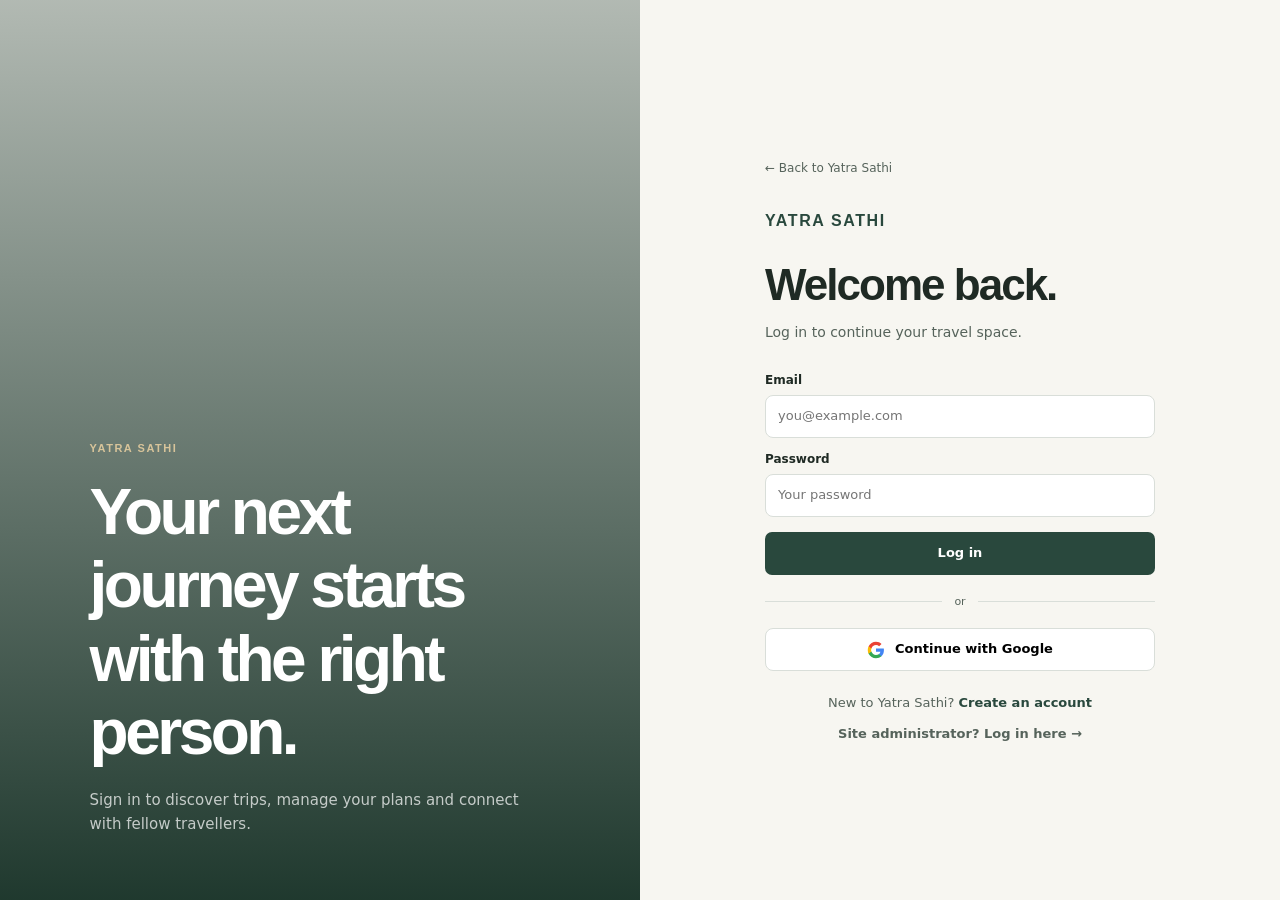
<file: frontend/yatra-sathi/trip-detail/tripDetail.html>
<!doctype html>
<html lang="en">
  <head>
    <meta charset="utf-8" />
    <meta name="viewport" content="width=device-width, initial-scale=1" />
    <title>Trip Detail · Yatra Sathi</title>
    <link rel="preconnect" href="https://fonts.googleapis.com" />
    <link rel="preconnect" href="https://fonts.gstatic.com" />
    <link
      href="https://fonts.googleapis.com/css2?family=Inter:wght@300;400;500;600;700&family=Outfit:wght@400;500;600;700;800&display=swap"
      rel="stylesheet"
    />
    <link rel="stylesheet" href="../assets/css/common.css" />
  </head>
  <body>
    <div class="sidebar-layout">
      <div id="sidebar-slot"></div>
      <main class="main-area" id="trip-content">
        <!-- Populated dynamically by script.js -->
      </main>
    </div>

    <!-- Join Request Modal -->
    <div class="modal-backdrop" id="join-modal" style="display: none">
      <div class="modal-box">
        <div class="modal-header">
          <h3 style="font-size: 20px">Request to Join Journey</h3>
          <button
            class="btn btn-ghost"
            id="btn-close-join-modal"
            style="font-size: 20px; padding: 4px 8px"
          >
            &times;
          </button>
        </div>
        <form id="join-form">
          <div class="modal-body stack" style="gap: 14px">
            <div class="alert">
              Introduce yourself to the journey host. They will review your
              profile, travel pace, and contact you before accepting.
            </div>
            <div class="field">
              <label>Number of spots requested</label>
              <input
                class="input"
                type="number"
                id="join-spots"
                min="1"
                max="4"
                value="1"
                required
              />
            </div>
            <div class="field">
              <label>Your Phone / WhatsApp Number</label>
              <input
                class="input"
                id="join-phone"
                required
                placeholder="+977 98XXXXXXXX"
              />
            </div>
            <div class="field">
              <label>Introduction for the Organizer</label>
              <textarea
                class="textarea"
                id="join-message"
                rows="4"
                required
                placeholder="Tell the organizer briefly why this journey is a good fit for you..."
              ></textarea>
            </div>
          </div>
          <div class="modal-footer">
            <button
              type="button"
              class="btn btn-outline"
              id="btn-cancel-join-modal"
            >
              Cancel
            </button>
            <button type="submit" class="btn btn-primary">
              Send Join Request
            </button>
          </div>
        </form>
      </div>
    </div>

    <script src="../assets/js/config.js"></script>
    <script src="../assets/js/store.js"></script>
    <script src="../assets/js/api.js"></script>
    <script src="../assets/js/app.js"></script>
    <script src="script.js"></script>
  </body>
</html>
</file>
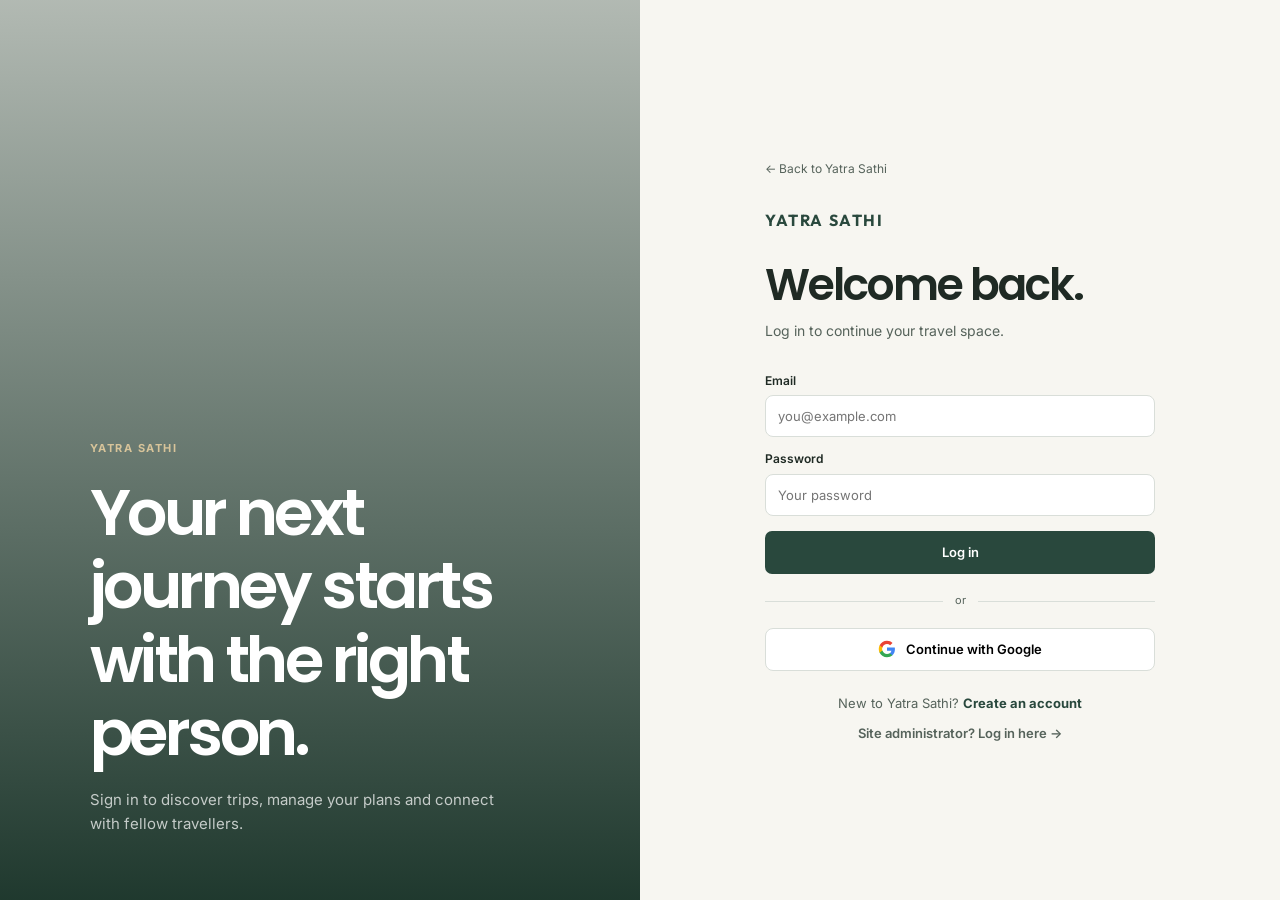
<file: frontend/yatra-sathi/auth/login/login.html>
<!doctype html>
<html lang="en">
  <head>
    <meta charset="utf-8" />
    <meta name="viewport" content="width=device-width, initial-scale=1" />
    <title>Log in · Yatra Sathi</title>
    <link rel="preconnect" href="https://fonts.googleapis.com" />
    <link rel="preconnect" href="https://fonts.gstatic.com" />
    <link
      href="https://fonts.googleapis.com/css2?family=Inter:wght@300;400;500;600&family=Outfit:wght@400;500;600;700&display=swap"
      rel="stylesheet"
    />
    <link rel="stylesheet" href="../../assets/css/common.css" />
    <link rel="stylesheet" href="style.css" />
  </head>
  <body>
    <div class="auth-shell">
      <aside class="auth-visual">
        <div class="eyebrow" style="color: #d8c49a">YATRA SATHI</div>
        <h1 style="margin-top: 18px">
          Your next journey starts with the right person.
        </h1>
        <p>
          Sign in to discover trips, manage your plans and connect with fellow
          travellers.
        </p>
      </aside>
      <main class="auth-form-wrap">
        <div class="auth-form">
          <a class="back" href="../../landing/landing.html"
            >← Back to Yatra Sathi</a
          >
          <div class="brand">YATRA SATHI</div>
          <h1 class="auth-title" id="auth-title">Welcome back.</h1>
          <p class="auth-sub" id="auth-sub">Log in to continue your travel space.</p>
          <form id="login-form" class="stack">
            <div class="field">
              <label>Email</label
              ><input
                id="email"
                class="input"
                type="email"
                required
                placeholder="you@example.com"
              />
            </div>
            <div class="field">
              <label>Password</label
              ><input
                id="password"
                class="input"
                type="password"
                required
                placeholder="Your password"
              />
            </div>
            <button class="btn btn-primary btn-block auth-submit">
              Log in
            </button>
          </form>
          <div class="auth-divider" id="auth-divider">or</div>
          <button class="google" id="google-login" type="button">
            <svg class="google-mark" viewBox="0 0 48 48" aria-hidden="true">
              <path fill="#4285F4" d="M45.12 24.5c0-1.56-.14-3.06-.4-4.5H24v8.51h11.84c-.51 2.75-2.06 5.08-4.39 6.64v5.52h7.11c4.16-3.83 6.56-9.47 6.56-16.17z"/>
              <path fill="#34A853" d="M24 46c5.94 0 10.92-1.97 14.56-5.33l-7.11-5.52c-1.97 1.32-4.49 2.1-7.45 2.1-5.73 0-10.58-3.87-12.31-9.07H4.34v5.7C7.96 41.07 15.4 46 24 46z"/>
              <path fill="#FBBC05" d="M11.69 28.18C11.25 26.86 11 25.45 11 24s.25-2.86.69-4.18v-5.7H4.34C2.85 17.09 2 20.45 2 24c0 3.55.85 6.91 2.34 9.88l7.35-5.7z"/>
              <path fill="#EA4335" d="M24 10.75c3.23 0 6.13 1.11 8.41 3.29l6.31-6.31C34.91 4.18 29.93 2 24 2 15.4 2 7.96 6.93 4.34 14.12l7.35 5.7c1.73-5.2 6.58-9.07 12.31-9.07z"/>
            </svg>
            <span>Continue with Google</span>
          </button>
          <p class="small" style="text-align: center; margin-top: 22px">
            New to Yatra Sathi?
            <a
              style="color: var(--forest); font-weight: 700"
              href="../register/register.html"
              >Create an account</a
            >
          </p>
          <!-- Separate administrator entry. Same endpoint and same form —
               the role still comes from the server, this only switches the
               page into admin mode so it is obvious where you are. -->
          <p
            class="small"
            style="text-align: center; margin-top: 10px"
            id="admin-entry"
          >
            <a
              style="color: var(--ink-soft); font-weight: 600"
              href="login.html?role=admin"
              >Site administrator? Log in here →</a
            >
          </p>
        </div>
      </main>
    </div>

    <script src="../../assets/js/config.js"></script>
    <script src="../../assets/js/store.js"></script>
    <script src="../../assets/js/api.js"></script>
    <script src="../../assets/js/app.js"></script>
    <script src="script.js"></script>
  </body>
</html>
</file>
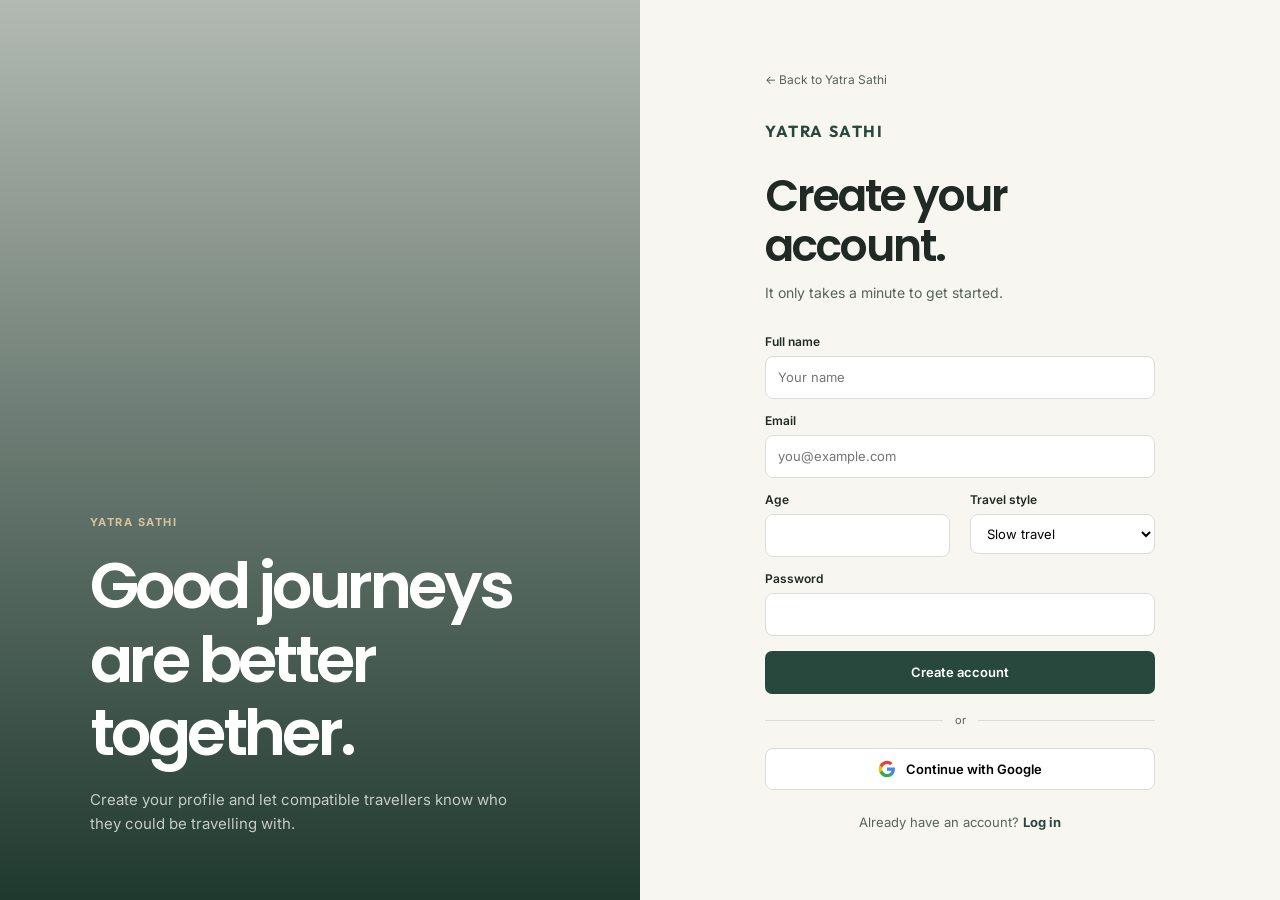
<file: frontend/yatra-sathi/auth/register/register.html>
<!doctype html>
<html lang="en">
  <head>
    <meta charset="utf-8" />
    <meta name="viewport" content="width=device-width, initial-scale=1" />
    <title>Create Account · Yatra Sathi</title>
    <link rel="preconnect" href="https://fonts.googleapis.com" />
    <link rel="preconnect" href="https://fonts.gstatic.com" />
    <link
      href="https://fonts.googleapis.com/css2?family=Inter:wght@300;400;500;600&family=Outfit:wght@400;500;600;700&display=swap"
      rel="stylesheet"
    />
    <link rel="stylesheet" href="../../assets/css/common.css" />
    <link rel="stylesheet" href="style.css" />
  </head>
  <body>
    <div class="auth-shell">
      <aside class="auth-visual">
        <div class="eyebrow" style="color: #d8c49a">YATRA SATHI</div>
        <h1 style="margin-top: 18px">Good journeys are better together.</h1>
        <p>
          Create your profile and let compatible travellers know who they could
          be travelling with.
        </p>
      </aside>
      <main class="auth-form-wrap">
        <div class="auth-form">
          <a class="back" href="../../landing/landing.html"
            >← Back to Yatra Sathi</a
          >
          <div class="brand">YATRA SATHI</div>
          <h1 class="auth-title">Create your account.</h1>
          <p class="auth-sub">It only takes a minute to get started.</p>
          <form id="register-form" class="stack">
            <div class="field">
              <label>Full name</label
              ><input
                id="name"
                class="input"
                required
                placeholder="Your name"
              />
            </div>
            <div class="field">
              <label>Email</label
              ><input
                id="email"
                class="input"
                type="email"
                required
                placeholder="you@example.com"
              />
            </div>
            <div class="grid grid-2">
              <div class="field">
                <label>Age</label
                ><input
                  id="age"
                  class="input"
                  type="number"
                  min="16"
                  required
                />
              </div>
              <div class="field">
                <label>Travel style</label
                ><select id="type" class="select">
                  <option>Slow travel</option>
                  <option>Adventure</option>
                  <option>Road trip</option>
                  <option>Trekking</option>
                </select>
              </div>
            </div>
            <div class="field">
              <label>Password</label
              ><input
                id="password"
                class="input"
                type="password"
                minlength="8"
                required
              />
            </div>
            <button class="btn btn-primary btn-block auth-submit">
              Create account
            </button>
          </form>
          <div class="auth-divider">or</div>
          <button class="google" id="google-register" type="button">
            <svg class="google-mark" viewBox="0 0 48 48" aria-hidden="true">
              <path fill="#4285F4" d="M45.12 24.5c0-1.56-.14-3.06-.4-4.5H24v8.51h11.84c-.51 2.75-2.06 5.08-4.39 6.64v5.52h7.11c4.16-3.83 6.56-9.47 6.56-16.17z"/>
              <path fill="#34A853" d="M24 46c5.94 0 10.92-1.97 14.56-5.33l-7.11-5.52c-1.97 1.32-4.49 2.1-7.45 2.1-5.73 0-10.58-3.87-12.31-9.07H4.34v5.7C7.96 41.07 15.4 46 24 46z"/>
              <path fill="#FBBC05" d="M11.69 28.18C11.25 26.86 11 25.45 11 24s.25-2.86.69-4.18v-5.7H4.34C2.85 17.09 2 20.45 2 24c0 3.55.85 6.91 2.34 9.88l7.35-5.7z"/>
              <path fill="#EA4335" d="M24 10.75c3.23 0 6.13 1.11 8.41 3.29l6.31-6.31C34.91 4.18 29.93 2 24 2 15.4 2 7.96 6.93 4.34 14.12l7.35 5.7c1.73-5.2 6.58-9.07 12.31-9.07z"/>
            </svg>
            <span>Continue with Google</span>
          </button>
          <p class="small" style="text-align: center; margin-top: 22px">
            Already have an account?
            <a
              style="color: var(--forest); font-weight: 700"
              href="../login/login.html"
              >Log in</a
            >
          </p>
        </div>
      </main>
    </div>

    <script src="../../assets/js/config.js"></script>
    <script src="../../assets/js/store.js"></script>
    <script src="../../assets/js/api.js"></script>
    <script src="../../assets/js/app.js"></script>
    <script src="script.js"></script>
  </body>
</html>
</file>
<file: frontend/yatra-sathi/assets/css/common.css>
@import url("https://fonts.googleapis.com/css2?family=Poppins:wght@400;500;600;700;800&family=Inter:wght@300;400;500;600;700&display=swap");

:root {
  --ink: #1f2a24;
  --ink-soft: #56635b;
  --forest: #29483d;
  --forest-dark: #1d352d;
  --sage: #dde7df;
  --sage-soft: #eef3ee;
  --cream: #f7f6f1;
  --paper: #ffffff;
  --line: #d9ded9;
  --gold: #b58a45;
  --gold-soft: #f4ebdd;
  --danger: #b94a48;
  --success: #477a59;
  --shadow: 0 10px 30px rgba(31, 42, 36, 0.08);
  --radius: 14px;
  --radius-sm: 9px;
  --max: 1180px;
}
* {
  box-sizing: border-box;
}
html,
body {
  margin: 0;
  padding: 0;
  background: var(--cream);
  color: var(--ink);
  font-family:
    "Inter",
    system-ui,
    -apple-system,
    "Segoe UI",
    sans-serif;
}
body {
  font-size: 15px;
  line-height: 1.6;
}
a {
  color: inherit;
  text-decoration: none;
}
button,
input,
select,
textarea {
  font: inherit;
}
button {
  cursor: pointer;
}
img {
  max-width: 100%;
  display: block;
}
.container {
  width: min(var(--max), calc(100% - 40px));
  margin: auto;
}
.page {
  padding: 52px 0 80px;
}
.eyebrow {
  font-size: 11px;
  letter-spacing: 0.14em;
  text-transform: uppercase;
  color: var(--gold);
  font-weight: 700;
  font-family: "Inter", sans-serif;
}
h1,
h2,
h3,
h4 {
  font-family: "Poppins", sans-serif;
  line-height: 1.15;
  margin: 0;
  font-weight: 600;
}
h1 {
  font-size: clamp(38px, 6vw, 68px);
}
h2 {
  font-size: 34px;
}
h3 {
  font-size: 21px;
}
p {
  margin: 0;
  color: var(--ink-soft);
}
.btn {
  border: 1px solid transparent;
  border-radius: var(--radius-sm);
  padding: 11px 18px;
  font-weight: 600;
  display: inline-flex;
  align-items: center;
  justify-content: center;
  gap: 8px;
  transition: 0.18s ease;
}
.btn-primary {
  background: var(--forest);
  color: #fff;
}
.btn-primary:hover {
  background: var(--forest-dark);
  transform: translateY(-1px);
}
.btn-outline {
  background: transparent;
  border-color: var(--line);
  color: var(--ink);
}
.btn-outline:hover {
  background: var(--paper);
}
.btn-ghost {
  background: transparent;
  color: var(--ink-soft);
}
.btn-gold {
  background: var(--gold);
  color: #fff;
}
.btn-lg {
  padding: 14px 23px;
}
.btn-block {
  width: 100%;
}
.card {
  background: var(--paper);
  border: 1px solid var(--line);
  border-radius: var(--radius);
  box-shadow: var(--shadow);
}
.card-pad {
  padding: 24px;
}
.grid {
  display: grid;
  gap: 20px;
}
.grid-2 {
  grid-template-columns: repeat(2, minmax(0, 1fr));
}
.grid-3 {
  grid-template-columns: repeat(3, minmax(0, 1fr));
}
.grid-4 {
  grid-template-columns: repeat(4, minmax(0, 1fr));
}
.muted {
  color: var(--ink-soft);
}
.small {
  font-size: 13px;
}
.stack {
  display: flex;
  flex-direction: column;
  gap: 14px;
}
.row {
  display: flex;
  align-items: center;
  gap: 12px;
}
.between {
  display: flex;
  align-items: center;
  justify-content: space-between;
  gap: 20px;
  flex-wrap: wrap;
}
.input,
.select,
.textarea {
  width: 100%;
  border: 1px solid var(--line);
  background: #fff;
  border-radius: 10px;
  padding: 12px 14px;
  outline: none;
}
.input:focus,
.select:focus,
.textarea:focus {
  border-color: var(--forest);
  box-shadow: 0 0 0 3px var(--sage);
}
.textarea {
  min-height: 140px;
  resize: vertical;
}
label {
  font-size: 13px;
  font-weight: 600;
  margin-bottom: 6px;
  display: block;
}
.field {
  display: flex;
  flex-direction: column;
}
.site-header {
  position: sticky;
  top: 0;
  z-index: 50;
  background: rgba(247, 246, 241, 0.94);
  backdrop-filter: blur(12px);
  border-bottom: 1px solid rgba(217, 222, 217, 0.8);
}
.header-inner {
  height: 72px;
  display: flex;
  align-items: center;
  justify-content: space-between;
  gap: 24px;
}
.brand {
  font-family: Outfit, sans-serif;
  font-weight: 700;
  letter-spacing: 0.08em;
  font-size: 18px;
}
.nav {
  display: flex;
  gap: 24px;
  align-items: center;
}
.nav a {
  font-size: 13px;
  color: var(--ink-soft);
}
.nav a:hover,
.nav a.active {
  color: var(--forest);
}
.header-actions {
  display: flex;
  align-items: center;
  gap: 9px;
}
.avatar {
  width: 38px;
  height: 38px;
  border-radius: 50%;
  background: var(--sage);
  display: grid;
  place-items: center;
  font-weight: 700;
  color: var(--forest);
}
.footer {
  border-top: 1px solid var(--line);
  padding: 32px 0;
  background: #f1f1ea;
}
.footer p,
.footer a {
  font-size: 13px;
  color: var(--ink-soft);
}
.hero-image {
  background: linear-gradient(135deg, #304d42, #172821);
  min-height: 610px;
  color: #fff;
  display: grid;
  place-items: center;
  position: relative;
  overflow: hidden;
}
.hero-image:after {
  content: "";
  position: absolute;
  inset: 0;
  background:
    radial-gradient(
      circle at 75% 25%,
      rgba(181, 138, 69, 0.28),
      transparent 30%
    ),
    linear-gradient(90deg, rgba(20, 36, 29, 0.84), rgba(20, 36, 29, 0.24));
}
.hero-content {
  position: relative;
  z-index: 1;
  text-align: center;
  max-width: 760px;
  padding: 100px 20px;
}
.hero-content p {
  color: rgba(255, 255, 255, 0.78);
  max-width: 620px;
  margin: 22px auto 0;
  font-size: 17px;
}
.hero-actions {
  display: flex;
  gap: 12px;
  justify-content: center;
  margin-top: 28px;
  flex-wrap: wrap;
}
.hero-actions .btn-outline {
  color: #fff;
  border-color: rgba(255, 255, 255, 0.4);
}
.section {
  padding: 72px 0;
}
.section-head {
  margin-bottom: 28px;
}
.section-head p {
  margin-top: 8px;
}
.stat {
  padding: 22px;
}
.stat .num {
  font:
    700 30px Outfit,
    sans-serif;
  margin-top: 8px;
}
.stat .label {
  font-size: 12px;
  color: var(--ink-soft);
}
.badge {
  display: inline-flex;
  padding: 5px 9px;
  border-radius: 999px;
  font-size: 11px;
  font-weight: 700;
  background: var(--sage-soft);
  color: var(--forest);
}
.badge.gold {
  background: var(--gold-soft);
  color: #87662e;
}
.badge.danger {
  background: #f8e7e6;
  color: var(--danger);
}
.table {
  width: 100%;
  border-collapse: collapse;
}
.table th,
.table td {
  text-align: left;
  padding: 13px;
  border-bottom: 1px solid var(--line);
  font-size: 13px;
}
.sidebar-layout {
  display: grid;
  grid-template-columns: 240px 1fr;
  min-height: 100vh;
  align-items: stretch;
}
.sidebar {
  background: var(--forest-dark);
  color: #fff;
  padding: 24px 16px;
  overflow-y: auto;
}
.sidebar a {
  display: flex;
  align-items: center;
  gap: 12px;
  padding: 10px 14px;
  border-radius: var(--radius-sm);
  color: rgba(255, 255, 255, 0.72);
  font-size: 13.5px;
  font-weight: 500;
  transition: all 0.16s ease;
}
.sidebar a:hover {
  background: rgba(255, 255, 255, 0.1);
  color: #fff;
  transform: translateX(2px);
}
.sidebar a.active {
  background: rgba(255, 255, 255, 0.16);
  color: #fff;
  font-weight: 600;
  box-shadow: inset 3px 0 0 var(--gold);
}
.sidebar-title {
  font-size: 10px;
  letter-spacing: 0.15em;
  color: rgba(255, 255, 255, 0.42);
  margin: 20px 12px 7px;
  text-transform: uppercase;
}
.main-area {
  padding: 36px 40px;
  min-width: 0;
}
.trip-card {
  overflow: hidden;
}
.trip-card img {
  width: 100%;
  height: 180px;
  object-fit: cover;
  background: var(--sage);
}
.trip-card-body {
  padding: 19px;
}
.trip-card-body p {
  font-size: 13px;
  margin-top: 7px;
}
.auth-shell {
  min-height: 100vh;
  display: grid;
  grid-template-columns: 1fr 1fr;
}
.auth-visual {
  background: var(--forest-dark);
  color: #fff;
  padding: 70px;
  display: flex;
  flex-direction: column;
  justify-content: center;
}
.auth-visual p {
  color: rgba(255, 255, 255, 0.7);
  margin-top: 18px;
  max-width: 460px;
}
.auth-form-wrap {
  display: grid;
  place-items: center;
  padding: 50px 30px;
}
.auth-form {
  width: min(440px, 100%);
}
.auth-form .brand {
  display: inline-block;
  margin-bottom: 45px;
}
.auth-divider {
  display: flex;
  align-items: center;
  gap: 12px;
  color: var(--ink-soft);
  font-size: 12px;
  margin: 20px 0;
}
.auth-divider:before,
.auth-divider:after {
  content: "";
  height: 1px;
  background: var(--line);
  flex: 1;
}
.google {
  border: 1px solid var(--line);
  background: #fff;
  border-radius: 9px;
  padding: 12px;
  width: 100%;
  display: flex;
  align-items: center;
  justify-content: center;
  gap: 10px;
  font-weight: 600;
}
.google-mark {
  width: 18px;
  height: 18px;
  flex-shrink: 0;
  display: block;
}
.alert {
  padding: 12px 14px;
  border-radius: 9px;
  background: var(--sage-soft);
  color: var(--forest);
  font-size: 13px;
}
.empty {
  padding: 55px 20px;
  text-align: center;
  border: 1px dashed var(--line);
  border-radius: var(--radius);
}
.mobile-only {
  display: none;
}
@media (max-width: 900px) {
  .grid-4 {
    grid-template-columns: repeat(2, 1fr);
  }
  .grid-3 {
    grid-template-columns: repeat(2, 1fr);
  }
  .sidebar-layout {
    grid-template-columns: 1fr;
  }
  .sidebar {
    position: static;
    height: auto;
    display: flex;
    overflow: auto;
    gap: 5px;
  }
  .sidebar-title {
    display: none;
  }
  .sidebar a {
    white-space: nowrap;
  }
  .main-area {
    padding: 25px;
  }
  .auth-shell {
    grid-template-columns: 1fr;
  }
  .auth-visual {
    display: none;
  }
}
@media (max-width: 650px) {
  .container {
    width: min(var(--max), calc(100% - 28px));
  }
  .nav {
    display: none;
  }
  .grid-4,
  .grid-3,
  .grid-2 {
    grid-template-columns: 1fr;
  }
  .hero-image {
    min-height: 560px;
  }
  .page {
    padding-top: 34px;
  }
  .section {
    padding: 48px 0;
  }
  .mobile-only {
    display: block;
  }
}

/* Travel-card imagery — every trip card keeps a strong visual lead like the original Yatra Sathi design. */
.trip-card {
  overflow: hidden;
  padding: 0;
}
.trip-card-image {
  position: relative;
  aspect-ratio: 16/9;
  background: #dfe6e9;
  overflow: hidden;
}
.trip-card-image img {
  display: block;
  width: 100%;
  height: 100%;
  object-fit: cover;
}
.trip-image-tag {
  position: absolute;
  left: 12px;
  top: 12px;
  background: rgba(255, 255, 255, 0.94);
  color: var(--forest);
  font-size: 0.72rem;
  font-weight: 800;
  padding: 6px 10px;
  border-radius: 999px;
}
.trip-card-body {
  padding: 18px;
}

/* =========================================================
   Sticky & Transparent Header over Hero Image
   ========================================================= */
.site-header {
  transition:
    background-color 0.28s ease,
    border-color 0.28s ease,
    backdrop-filter 0.28s ease,
    box-shadow 0.28s ease;
}
.site-header.hero-transparent {
  position: fixed;
  top: 0;
  left: 0;
  right: 0;
  width: 100%;
  z-index: 100;
  background: transparent;
  border-bottom: 1px solid rgba(255, 255, 255, 0.16);
  backdrop-filter: none;
  -webkit-backdrop-filter: none;
}
.site-header.hero-transparent .brand {
  color: #fff;
  text-shadow: 0 1px 4px rgba(0, 0, 0, 0.35);
}
.site-header.hero-transparent .nav a {
  color: rgba(255, 255, 255, 0.84);
  font-weight: 500;
  transition: color 0.2s ease;
}
.site-header.hero-transparent .nav a:hover,
.site-header.hero-transparent .nav a.active {
  color: #fff;
}
.site-header.hero-transparent .btn-outline {
  color: #fff;
  border-color: rgba(255, 255, 255, 0.45);
  background: rgba(255, 255, 255, 0.08);
}
.site-header.hero-transparent .btn-outline:hover {
  background: rgba(255, 255, 255, 0.2);
  border-color: #fff;
}

/* Scrolled state over hero or rest of page */
.site-header.hero-transparent.scrolled {
  background: rgba(29, 53, 45, 0.92);
  backdrop-filter: blur(14px);
  -webkit-backdrop-filter: blur(14px);
  border-bottom: 1px solid rgba(255, 255, 255, 0.1);
  box-shadow: 0 8px 30px rgba(0, 0, 0, 0.22);
}

/* =========================================================
   Sidebar Layout Enhancements
   ========================================================= */
.sidebar {
  background: var(--forest-dark);
  color: #fff;
  padding: 24px 16px;
  position: sticky;
  top: 0;
  height: 100vh;
  display: flex;
  flex-direction: column;
  overflow-y: auto;
}
.sidebar-nav {
  display: flex;
  flex-direction: column;
  gap: 2px;
}
.sidebar a {
  display: flex;
  align-items: center;
  gap: 12px;
  padding: 10px 14px;
  border-radius: var(--radius-sm);
  color: rgba(255, 255, 255, 0.72);
  font-size: 13.5px;
  font-weight: 500;
  transition: all 0.16s ease;
}
.sidebar a:hover {
  background: rgba(255, 255, 255, 0.1);
  color: #fff;
  transform: translateX(2px);
}
.sidebar a.active {
  background: rgba(255, 255, 255, 0.16);
  color: #fff;
  font-weight: 600;
  box-shadow: inset 3px 0 0 var(--gold);
}
.sidebar-icon {
  width: 17px;
  height: 17px;
  stroke: currentColor;
  flex-shrink: 0;
  opacity: 0.9;
}
.sidebar-badge {
  margin-left: auto;
  font-size: 11px;
  padding: 2px 7px;
  border-radius: 999px;
  background: var(--gold);
  color: #fff;
  font-weight: 700;
}
.sidebar-footer {
  margin-top: auto;
  padding-top: 18px;
  border-top: 1px solid rgba(255, 255, 255, 0.12);
}

/* =========================================================
   Profile Page Components
   ========================================================= */
.profile-hero {
  background: linear-gradient(135deg, var(--forest-dark) 0%, #2e4a3d 100%);
  border-radius: var(--radius);
  padding: 34px;
  color: #fff;
  position: relative;
  overflow: hidden;
  box-shadow: var(--shadow);
}
.profile-hero:after {
  content: "";
  position: absolute;
  right: -50px;
  top: -50px;
  width: 220px;
  height: 220px;
  background: radial-gradient(
    circle,
    rgba(181, 138, 69, 0.25),
    transparent 70%
  );
  pointer-events: none;
}
.profile-avatar-large {
  width: 88px;
  height: 88px;
  border-radius: 50%;
  background: var(--gold);
  color: #fff;
  font-size: 32px;
  font-family: Outfit, sans-serif;
  font-weight: 700;
  display: grid;
  place-items: center;
  border: 3px solid rgba(255, 255, 255, 0.3);
  box-shadow: 0 6px 20px rgba(0, 0, 0, 0.2);
  flex-shrink: 0;
}
.profile-meta-row {
  display: flex;
  align-items: center;
  gap: 16px;
  flex-wrap: wrap;
  margin-top: 8px;
  font-size: 13.5px;
  color: rgba(255, 255, 255, 0.8);
}
.profile-meta-item {
  display: inline-flex;
  align-items: center;
  gap: 6px;
}
.tags-wrap {
  display: flex;
  flex-wrap: wrap;
  gap: 8px;
  margin-top: 12px;
}
.tag-chip {
  display: inline-flex;
  align-items: center;
  gap: 6px;
  background: var(--sage-soft);
  color: var(--forest-dark);
  padding: 6px 12px;
  border-radius: 999px;
  font-size: 12.5px;
  font-weight: 600;
  border: 1px solid var(--sage);
}
.tag-chip .remove-tag {
  background: none;
  border: none;
  color: var(--ink-soft);
  padding: 0;
  cursor: pointer;
  font-size: 14px;
  line-height: 1;
  display: inline-flex;
  align-items: center;
}
.tag-chip .remove-tag:hover {
  color: var(--danger);
}
.pref-grid {
  display: grid;
  grid-template-columns: repeat(2, minmax(0, 1fr));
  gap: 14px;
  margin-top: 14px;
}
.pref-box {
  background: var(--cream);
  padding: 14px;
  border-radius: var(--radius-sm);
  border: 1px solid var(--line);
}
.pref-label {
  font-size: 11px;
  text-transform: uppercase;
  letter-spacing: 0.08em;
  color: var(--ink-soft);
  font-weight: 700;
}
.pref-val {
  font-size: 14.5px;
  font-weight: 600;
  margin-top: 4px;
  color: var(--ink);
}

/* =========================================================
   Trip Detail Components
   ========================================================= */
.trip-hero-banner {
  position: relative;
  min-height: 380px;
  border-radius: var(--radius);
  overflow: hidden;
  display: flex;
  flex-direction: column;
  justify-content: flex-end;
  padding: 36px;
  color: #fff;
  box-shadow: var(--shadow);
  margin-bottom: 28px;
}
.trip-hero-bg {
  position: absolute;
  inset: 0;
  background-size: cover;
  background-position: center;
  filter: brightness(0.78);
  transition: transform 0.5s ease;
}
.trip-hero-banner:hover .trip-hero-bg {
  transform: scale(1.02);
}
.trip-hero-overlay {
  position: absolute;
  inset: 0;
  background: linear-gradient(
    180deg,
    rgba(20, 36, 29, 0.2) 0%,
    rgba(20, 36, 29, 0.88) 100%
  );
}
.trip-hero-content {
  position: relative;
  z-index: 2;
  max-width: 820px;
}
.itinerary-timeline {
  display: flex;
  flex-direction: column;
  gap: 20px;
  position: relative;
  margin-top: 18px;
}
.itinerary-timeline:before {
  content: "";
  position: absolute;
  left: 20px;
  top: 18px;
  bottom: 18px;
  width: 2px;
  background: var(--sage);
}
.itinerary-day {
  display: flex;
  gap: 20px;
  position: relative;
}
.day-pill {
  width: 42px;
  height: 42px;
  border-radius: 50%;
  background: var(--forest);
  color: #fff;
  display: grid;
  place-items: center;
  font-family: Outfit, sans-serif;
  font-weight: 700;
  font-size: 14px;
  flex-shrink: 0;
  z-index: 1;
  box-shadow: 0 0 0 4px var(--paper);
}
.day-content {
  background: var(--paper);
  border: 1px solid var(--line);
  border-radius: var(--radius-sm);
  padding: 18px 22px;
  flex: 1;
  box-shadow: 0 2px 10px rgba(31, 42, 36, 0.04);
}
.day-content h4 {
  font-size: 16px;
  color: var(--forest-dark);
}
.day-content p {
  font-size: 13.5px;
  margin-top: 6px;
  line-height: 1.55;
}
.day-tags {
  display: flex;
  gap: 6px;
  flex-wrap: wrap;
  margin-top: 10px;
}
.dest-facts-grid {
  display: grid;
  grid-template-columns: repeat(3, minmax(0, 1fr));
  gap: 14px;
}
.fact-item {
  background: var(--sage-soft);
  border: 1px solid var(--sage);
  border-radius: var(--radius-sm);
  padding: 14px;
  display: flex;
  align-items: center;
  gap: 12px;
}
.fact-icon {
  width: 34px;
  height: 34px;
  border-radius: 8px;
  background: #fff;
  display: grid;
  place-items: center;
  color: var(--forest);
  font-size: 15px;
  flex-shrink: 0;
}
.checklist {
  display: grid;
  grid-template-columns: repeat(2, minmax(0, 1fr));
  gap: 10px;
  margin-top: 14px;
}
.check-item {
  display: flex;
  align-items: center;
  gap: 9px;
  font-size: 13.5px;
}
.check-item svg {
  color: var(--success);
  flex-shrink: 0;
}

/* Creator Profile Card */
.creator-card {
  background: var(--paper);
  border: 1px solid var(--line);
  border-radius: var(--radius);
  padding: 24px;
  box-shadow: var(--shadow);
}
.creator-avatar {
  width: 58px;
  height: 58px;
  border-radius: 50%;
  background: var(--forest);
  color: #fff;
  font-family: Outfit, sans-serif;
  font-weight: 700;
  font-size: 22px;
  display: grid;
  place-items: center;
  flex-shrink: 0;
}
.btn-save {
  transition: all 0.2s ease;
}
.btn-save.active {
  background: var(--gold);
  color: #fff;
  border-color: var(--gold);
}

/* =========================================================
   Modal Dialogs
   ========================================================= */
.modal-backdrop {
  position: fixed;
  inset: 0;
  background: rgba(15, 23, 18, 0.6);
  backdrop-filter: blur(4px);
  z-index: 999;
  display: grid;
  place-items: center;
  padding: 20px;
}
.modal-box {
  background: #fff;
  border-radius: var(--radius);
  box-shadow: 0 20px 50px rgba(0, 0, 0, 0.25);
  width: min(540px, 100%);
  max-height: 90vh;
  overflow-y: auto;
  border: 1px solid var(--line);
}
.modal-header {
  padding: 20px 24px;
  border-bottom: 1px solid var(--line);
  display: flex;
  align-items: center;
  justify-content: space-between;
}
.modal-body {
  padding: 24px;
}
.modal-footer {
  padding: 16px 24px;
  border-top: 1px solid var(--line);
  display: flex;
  justify-content: flex-end;
  gap: 12px;
  background: var(--cream);
  border-bottom-left-radius: var(--radius);
  border-bottom-right-radius: var(--radius);
}

/* =========================================================
   Toast Notification
   ========================================================= */
.ys-toast {
  position: fixed;
  bottom: 28px;
  right: 28px;
  background: var(--forest-dark);
  color: #fff;
  padding: 14px 20px;
  border-radius: var(--radius-sm);
  box-shadow: 0 10px 30px rgba(0, 0, 0, 0.25);
  font-size: 14px;
  font-weight: 500;
  z-index: 10000;
  display: flex;
  align-items: center;
  gap: 10px;
  border-left: 4px solid var(--gold);
  animation: slideToast 0.25s ease-out;
}
@keyframes slideToast {
  from {
    transform: translateY(20px);
    opacity: 0;
  }
  to {
    transform: translateY(0);
    opacity: 1;
  }
}

/* Shared product polish: quieter navigation, cards, and trip detail hierarchy. */
.card {
  border-radius: 12px;
  box-shadow: 0 5px 18px rgba(31, 42, 36, 0.055);
}
.card-pad {
  padding: 24px;
}
.sidebar-layout {
  grid-template-columns: 240px 1fr;
}
.sidebar {
  padding: 24px 14px;
  background: var(--forest-dark);
}
.sidebar a {
  padding: 10px 13px;
  border-radius: 8px;
  font-size: 13px;
  margin: 3px 0;
}
.sidebar-title {
  margin: 22px 12px 8px;
  font-size: 10px;
}
.sidebar-icon {
  width: 17px;
  height: 17px;
}
.main-area {
  padding: 36px 40px;
}
.trip-card {
  border-radius: 12px;
  box-shadow: 0 5px 18px rgba(31, 42, 36, 0.055);
}
.trip-card-image {
  aspect-ratio: 16/8.5;
}
.trip-card-body {
  padding: 18px;
}
.trip-card-body h3 {
  font-size: 17px;
  line-height: 1.25;
}
.trip-card-body .btn {
  padding: 8px 12px;
  font-size: 12px;
  border-radius: 7px;
}
#trip-content > .between {
  margin-bottom: 16px !important;
}
#trip-content > .between > .btn {
  padding: 8px 12px;
  border-radius: 7px;
  font-size: 12px;
}
#trip-content > .grid {
  grid-template-columns: minmax(0, 1.65fr) minmax(280px, 0.95fr) !important;
  gap: 22px !important;
}
.trip-hero-banner {
  min-height: 300px;
  padding: 28px;
  border-radius: 12px;
  box-shadow: 0 8px 24px rgba(31, 42, 36, 0.1);
  margin-bottom: 22px;
}
.trip-hero-content h1 {
  font-size: clamp(26px, 4vw, 38px) !important;
}
.trip-hero-content p {
  font-size: 13px !important;
}
.itinerary-timeline {
  gap: 14px;
  margin-top: 16px;
}
.itinerary-timeline:before {
  left: 17px;
}
.itinerary-day {
  gap: 14px;
}
.day-pill {
  width: 36px;
  height: 36px;
  font-size: 12px;
  box-shadow: 0 0 0 3px var(--paper);
}
.day-content {
  padding: 15px 17px;
  border-radius: 9px;
  box-shadow: none;
}
.day-content h4 {
  font-size: 14px;
}
.day-content p {
  font-size: 12.5px;
}
.dest-facts-grid {
  gap: 10px;
}
.fact-item {
  padding: 11px;
  border-radius: 9px;
  gap: 9px;
}
.fact-icon {
  width: 30px;
  height: 30px;
  font-size: 13px;
}
.creator-card {
  padding: 20px;
  border-radius: 12px;
  box-shadow: 0 5px 18px rgba(31, 42, 36, 0.055);
}
@media (max-width: 900px) {
  .main-area {
    padding: 24px;
  }
  #trip-content > .grid {
    grid-template-columns: 1fr !important;
  }
}
@media (max-width: 650px) {
  .main-area {
    padding: 20px 14px;
  }
  .trip-hero-banner {
    min-height: 270px;
    padding: 20px;
  }
  .dest-facts-grid {
    grid-template-columns: repeat(2, minmax(0, 1fr));
  }
}

/* Auth screens: focused, compact controls without oversized button treatments. */
.auth-shell {
  min-height: 100vh;
  background: var(--cream);
}
.auth-visual {
  position: relative;
  isolation: isolate;
  justify-content: flex-end;
  min-height: 100vh;
  padding: 64px clamp(32px, 7vw, 100px);
  background:
    linear-gradient(180deg, rgba(18, 45, 34, 0.3), rgba(18, 45, 34, 0.94)),
    url("https://commons.wikimedia.org/wiki/Special:FilePath/Phewa%20lake,%20Pokhara.jpg?width=1200")
      center/cover;
}
.auth-visual > * {
  position: relative;
  z-index: 1;
}
.auth-visual h1 {
  max-width: 560px;
  color: #fff;
  font-size: clamp(38px, 5vw, 64px);
  letter-spacing: -0.055em;
}
.auth-visual p {
  max-width: 430px;
  color: rgba(255, 255, 255, 0.72);
  font-size: 15px;
}
.auth-form-wrap {
  padding: 40px 30px;
}
.auth-form {
  width: min(390px, 100%);
}
.auth-form .brand {
  display: block;
  margin-bottom: 26px;
  color: var(--forest);
  font-family: Outfit, sans-serif;
  font-size: 16px;
  letter-spacing: 0.1em;
}
.auth-form .back {
  margin-bottom: 30px;
  font-size: 12px;
}
.auth-title {
  font-size: 40px;
  letter-spacing: -0.045em;
}
.auth-sub {
  margin: 8px 0 25px;
  font-size: 14px;
}
.auth-form .stack {
  gap: 12px;
}
.auth-form label {
  margin-bottom: 5px;
  font-size: 12px;
}
.auth-form .input,
.auth-form .select {
  padding: 10px 12px;
  border-radius: 8px;
  font-size: 13px;
}
.auth-submit {
  min-height: 42px;
  margin-top: 3px;
  padding: 10px 15px;
  border-radius: 7px;
  font-size: 13px;
}
.auth-divider {
  margin: 18px 0;
  font-size: 11px;
}
.auth-form .google {
  min-height: 42px;
  padding: 10px 12px;
  border-radius: 8px;
  font-size: 13px;
}
@media (max-width: 900px) {
  .auth-visual {
    min-height: 360px;
    padding: 42px 30px;
  }
  .auth-visual h1 {
    font-size: 40px;
  }
}
@media (max-width: 650px) {
  .auth-form-wrap {
    padding: 36px 20px;
  }
  .auth-form .back {
    margin-bottom: 24px;
  }
  .auth-title {
    font-size: 34px;
  }
}

/* =========================================================================
   ADDITIONS FOR USER-FLOW COMPONENTS
   -------------------------------------------------------------------------
   Everything below is new, additive, and built only from the existing
   design tokens above. No original rule was modified.

   1. Sidebar profile-management dropdown (My Profile / My Trips /
      Notifications / Log out / Delete account)
   2. Destination trip-count badge
   3. Partner-request rows with Accept / Reject actions
   4. Profile photo upload
   ========================================================================= */

/* ---- 1. Sidebar profile dropdown --------------------------------------- */
.sidebar-user {
  position: relative;
  margin-bottom: 6px;
}
.sidebar-user-btn {
  width: 100%;
  display: flex;
  align-items: center;
  gap: 10px;
  padding: 9px 10px;
  border: 1px solid rgba(255, 255, 255, 0.14);
  border-radius: 10px;
  background: rgba(255, 255, 255, 0.07);
  color: #fff;
  text-align: left;
  transition: all 0.16s ease;
}
.sidebar-user-btn:hover {
  background: rgba(255, 255, 255, 0.13);
  border-color: rgba(255, 255, 255, 0.24);
}
.sidebar-user-avatar {
  width: 34px;
  height: 34px;
  border-radius: 50%;
  background: var(--gold);
  color: #fff;
  display: grid;
  place-items: center;
  font-family: "Poppins", sans-serif;
  font-weight: 700;
  font-size: 13px;
  flex-shrink: 0;
  overflow: hidden;
}
.sidebar-user-avatar img {
  width: 100%;
  height: 100%;
  object-fit: cover;
}
.sidebar-user-meta {
  display: flex;
  flex-direction: column;
  min-width: 0;
  flex: 1;
}
.sidebar-user-name {
  font-size: 13px;
  font-weight: 600;
  color: #fff;
  white-space: nowrap;
  overflow: hidden;
  text-overflow: ellipsis;
}
.sidebar-user-role {
  font-size: 10.5px;
  color: rgba(255, 255, 255, 0.55);
  white-space: nowrap;
  overflow: hidden;
  text-overflow: ellipsis;
}
.sidebar-user-caret {
  width: 15px;
  height: 15px;
  flex-shrink: 0;
  opacity: 0.65;
}
.sidebar-user-btn[aria-expanded="true"] .sidebar-user-caret {
  transform: rotate(180deg);
}

.profile-menu {
  position: absolute;
  top: calc(100% + 6px);
  left: 0;
  right: 0;
  z-index: 60;
  background: var(--paper);
  border: 1px solid var(--line);
  border-radius: 10px;
  box-shadow: 0 14px 34px rgba(0, 0, 0, 0.3);
  padding: 6px;
  overflow: hidden;
}
.profile-menu[hidden] {
  display: none;
}
.profile-menu a,
.profile-menu button {
  width: 100%;
  display: flex;
  align-items: center;
  gap: 10px;
  padding: 9px 10px;
  border: none;
  border-radius: 7px;
  background: transparent;
  color: var(--ink);
  font-size: 13px;
  font-weight: 500;
  text-align: left;
  transform: none;
}
.profile-menu a:hover,
.profile-menu button:hover {
  background: var(--sage-soft);
  color: var(--forest);
  transform: none;
}
.profile-menu svg {
  width: 15px;
  height: 15px;
  flex-shrink: 0;
  opacity: 0.8;
}
.profile-menu button.danger {
  color: var(--danger);
}
.profile-menu button.danger:hover {
  background: #f8e7e6;
  color: var(--danger);
}
.profile-menu-sep {
  height: 1px;
  background: var(--line);
  margin: 5px 4px;
}
.profile-menu-badge {
  margin-left: auto;
  font-size: 10.5px;
  font-weight: 700;
  padding: 1px 7px;
  border-radius: 999px;
  background: var(--gold);
  color: #fff;
}

@media (max-width: 900px) {
  .sidebar-user {
    min-width: 210px;
    margin-bottom: 0;
    margin-right: 6px;
  }
  .profile-menu {
    left: 0;
    right: auto;
    width: 230px;
  }
}

/* ---- 2. Destination trip count ---------------------------------------- */
.dest-count {
  position: absolute;
  right: 12px;
  top: 12px;
  background: rgba(29, 53, 45, 0.92);
  color: #fff;
  font-size: 0.72rem;
  font-weight: 700;
  padding: 6px 10px;
  border-radius: 999px;
}

/* ---- 3. Partner request rows ------------------------------------------ */
.request-row {
  display: flex;
  align-items: flex-start;
  justify-content: space-between;
  gap: 18px;
  padding: 18px 0;
  border-bottom: 1px solid var(--line);
  flex-wrap: wrap;
}
.request-row:last-child {
  border-bottom: none;
  padding-bottom: 0;
}
.request-row:first-child {
  padding-top: 0;
}
.request-who {
  display: flex;
  gap: 13px;
  min-width: 0;
  flex: 1;
}
.request-avatar {
  width: 42px;
  height: 42px;
  border-radius: 50%;
  background: var(--sage);
  color: var(--forest);
  display: grid;
  place-items: center;
  font-family: "Poppins", sans-serif;
  font-weight: 700;
  font-size: 14px;
  flex-shrink: 0;
}
.request-message {
  margin-top: 8px;
  padding: 10px 12px;
  background: var(--cream);
  border: 1px solid var(--line);
  border-left: 3px solid var(--sage);
  border-radius: 8px;
  font-size: 13px;
  line-height: 1.5;
  color: var(--ink-soft);
}
.request-actions {
  display: flex;
  gap: 8px;
  flex-shrink: 0;
  align-items: center;
}
.btn-accept {
  background: var(--success);
  color: #fff;
  border-color: var(--success);
}
.btn-accept:hover {
  background: #3c6849;
}
.btn-reject {
  background: transparent;
  color: var(--danger);
  border-color: #e4c3c2;
}
.btn-reject:hover {
  background: #f8e7e6;
}
.badge.accepted {
  background: #e4f0e8;
  color: var(--success);
}

/* ---- 4. Profile photo upload ------------------------------------------ */
.avatar-upload {
  position: relative;
  flex-shrink: 0;
}
.avatar-upload .profile-avatar-large {
  overflow: hidden;
}
.avatar-upload .profile-avatar-large img {
  width: 100%;
  height: 100%;
  object-fit: cover;
}
.avatar-upload-btn {
  position: absolute;
  right: -2px;
  bottom: -2px;
  width: 30px;
  height: 30px;
  border-radius: 50%;
  border: 2px solid #fff;
  background: var(--forest);
  color: #fff;
  display: grid;
  place-items: center;
  padding: 0;
  box-shadow: 0 3px 10px rgba(0, 0, 0, 0.28);
}
.avatar-upload-btn:hover {
  background: var(--gold);
}
.avatar-upload-btn svg {
  width: 15px;
  height: 15px;
}

/* ---- 5. Sidebar create-plan CTA (replaces the duplicated footer links) -- */
.sidebar-cta {
  margin-top: 18px;
  padding-top: 16px;
  border-top: 1px solid rgba(255, 255, 255, 0.14);
}
.sidebar-cta .btn {
  font-size: 12.5px;
  padding: 10px 12px;
}

/* ---- 6. Destinations page ---------------------------------------------- */
.dest-toolbar {
  display: flex;
  align-items: center;
  gap: 10px;
  flex-wrap: wrap;
  margin-bottom: 22px;
}
.dest-chip {
  border: 1px solid var(--line);
  background: #fff;
  color: var(--ink-soft);
  border-radius: 999px;
  padding: 8px 15px;
  font-size: 12.5px;
  font-weight: 600;
  transition: all 0.16s ease;
}
.dest-chip:hover {
  border-color: var(--forest);
  color: var(--forest);
  transform: none;
}
.dest-chip.active {
  background: var(--forest);
  border-color: var(--forest);
  color: #fff;
}

.dest-grid {
  display: grid;
  grid-template-columns: repeat(auto-fill, minmax(290px, 1fr));
  gap: 22px;
}

.dest-tile {
  position: relative;
  display: block;
  border-radius: var(--radius);
  overflow: hidden;
  min-height: 310px;
  background: var(--forest-dark);
  box-shadow: var(--shadow-sm);
  transition:
    transform 0.25s ease,
    box-shadow 0.25s ease;
}
.dest-tile:hover {
  transform: translateY(-4px);
  box-shadow: var(--shadow-lg);
}
.dest-tile-img {
  position: absolute;
  inset: 0;
  width: 100%;
  height: 100%;
  object-fit: cover;
  transition: transform 0.5s ease;
}
.dest-tile:hover .dest-tile-img {
  transform: scale(1.06);
}
.dest-tile-shade {
  position: absolute;
  inset: 0;
  background: linear-gradient(
    to top,
    rgba(14, 26, 22, 0.94) 0%,
    rgba(14, 26, 22, 0.62) 42%,
    rgba(14, 26, 22, 0.12) 100%
  );
}
.dest-tile-top {
  position: absolute;
  top: 14px;
  left: 14px;
  right: 14px;
  display: flex;
  justify-content: space-between;
  align-items: flex-start;
  gap: 8px;
}
.dest-tile-body {
  position: absolute;
  left: 0;
  right: 0;
  bottom: 0;
  padding: 18px 20px 20px;
  color: #fff;
}
.dest-tile-region {
  font-size: 10.5px;
  font-weight: 700;
  letter-spacing: 0.1em;
  text-transform: uppercase;
  color: var(--gold);
}
.dest-tile-name {
  font-family: "Poppins", sans-serif;
  font-size: 24px;
  font-weight: 700;
  line-height: 1.15;
  margin-top: 4px;
  color: #fff;
}
.dest-tile-desc {
  font-size: 13px;
  line-height: 1.5;
  color: rgba(255, 255, 255, 0.82);
  margin-top: 7px;
}
.dest-tile-facts {
  display: flex;
  gap: 14px;
  flex-wrap: wrap;
  margin-top: 13px;
  padding-top: 13px;
  border-top: 1px solid rgba(255, 255, 255, 0.18);
}
.dest-fact {
  font-size: 11.5px;
  color: rgba(255, 255, 255, 0.7);
}
.dest-fact b {
  display: block;
  font-size: 12.5px;
  color: #fff;
  font-weight: 600;
  margin-top: 1px;
}
.dest-trips-pill {
  background: var(--gold);
  color: #fff;
  font-size: 11.5px;
  font-weight: 700;
  padding: 6px 12px;
  border-radius: 999px;
  white-space: nowrap;
  box-shadow: 0 2px 10px rgba(0, 0, 0, 0.25);
}
.dest-trips-pill.empty-state {
  background: rgba(255, 255, 255, 0.22);
  backdrop-filter: blur(4px);
}
.dest-tile-cta {
  display: inline-flex;
  align-items: center;
  gap: 6px;
  margin-top: 14px;
  font-size: 12.5px;
  font-weight: 700;
  color: #fff;
}
.dest-tile-cta svg {
  width: 15px;
  height: 15px;
  transition: transform 0.2s ease;
}
.dest-tile:hover .dest-tile-cta svg {
  transform: translateX(4px);
}

@media (max-width: 560px) {
  .dest-grid {
    grid-template-columns: 1fr;
  }
  .dest-tile {
    min-height: 280px;
  }
}
</file>
<file: frontend/yatra-sathi/auth/login/style.css>
.auth-title{font-size:44px;margin-top:10px}
.auth-sub{margin:10px 0 28px}
.back{font-size:13px;color:var(--ink-soft);display:inline-block;margin-bottom:28px}
</file>
<file: frontend/yatra-sathi/auth/register/style.css>
.auth-title{font-size:44px;margin-top:10px}
.auth-sub{margin:10px 0 28px}
.back{font-size:13px;color:var(--ink-soft);display:inline-block;margin-bottom:28px}
</file>
